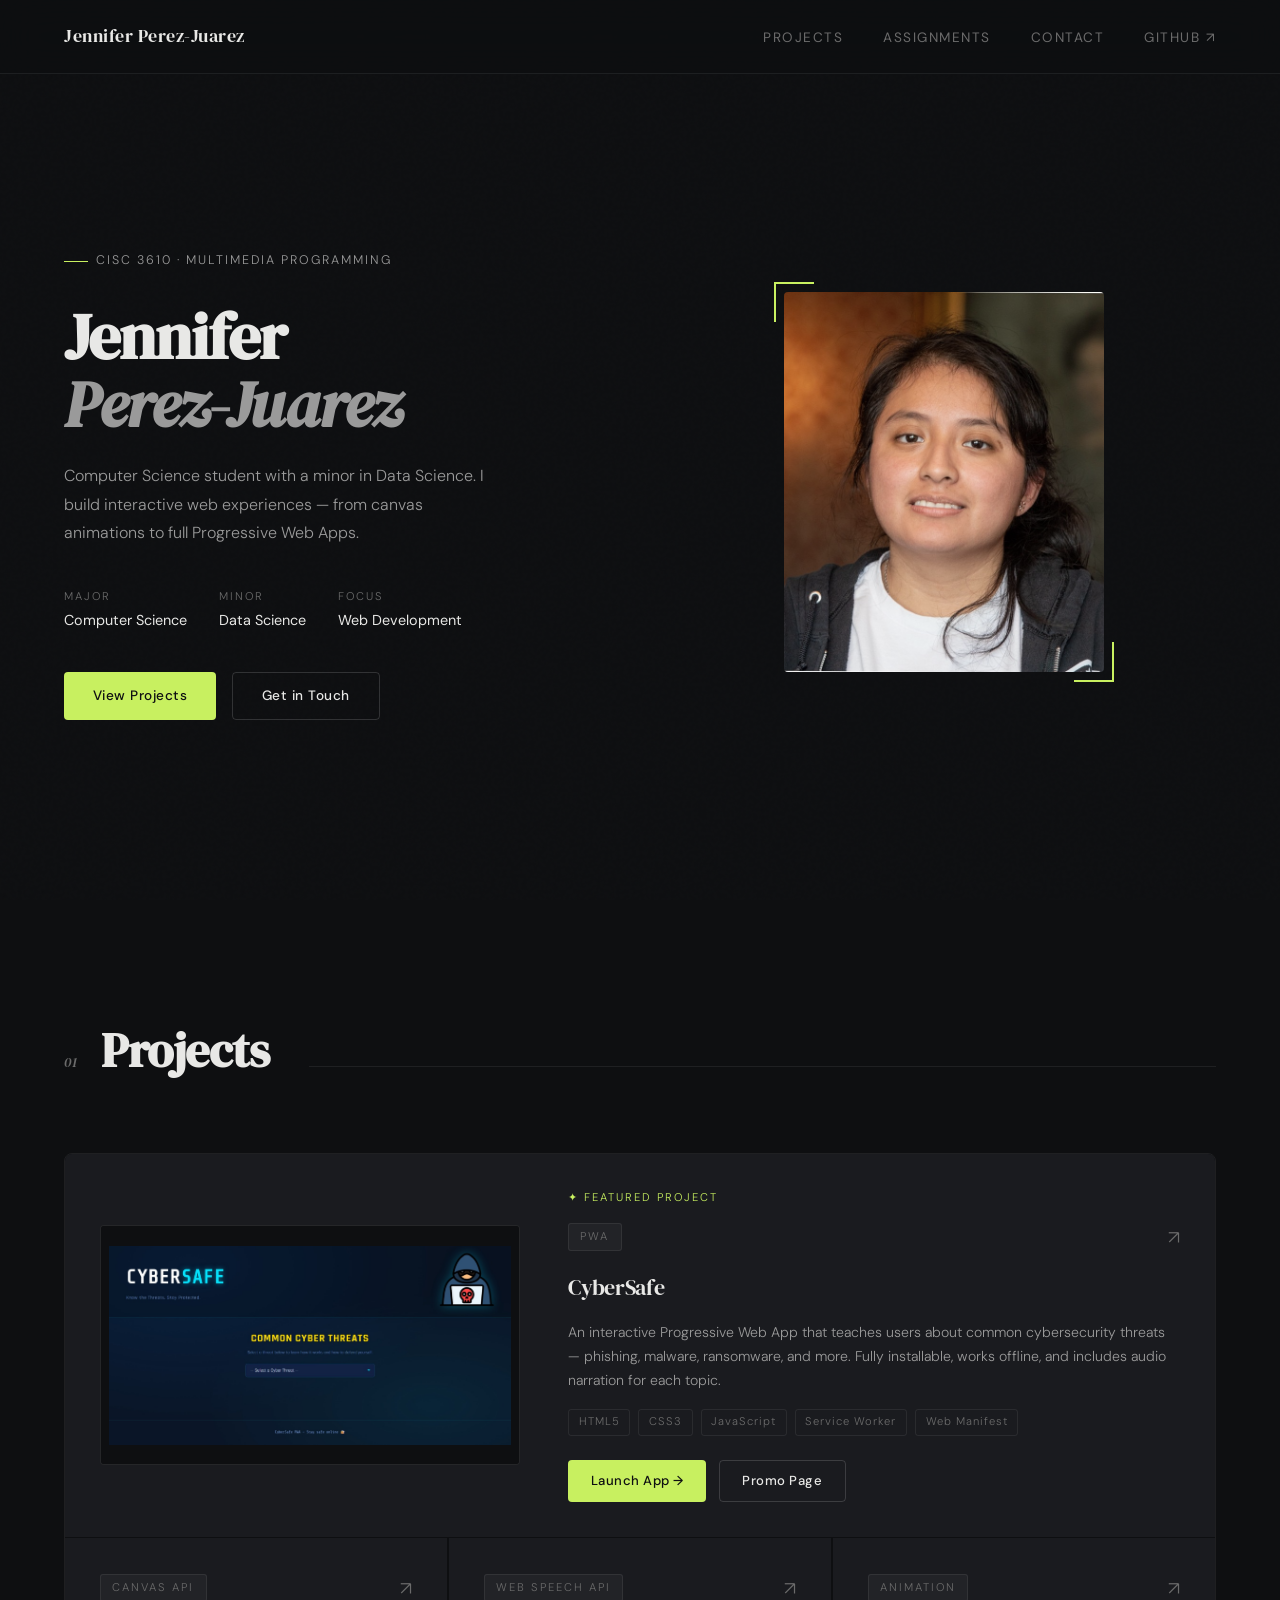
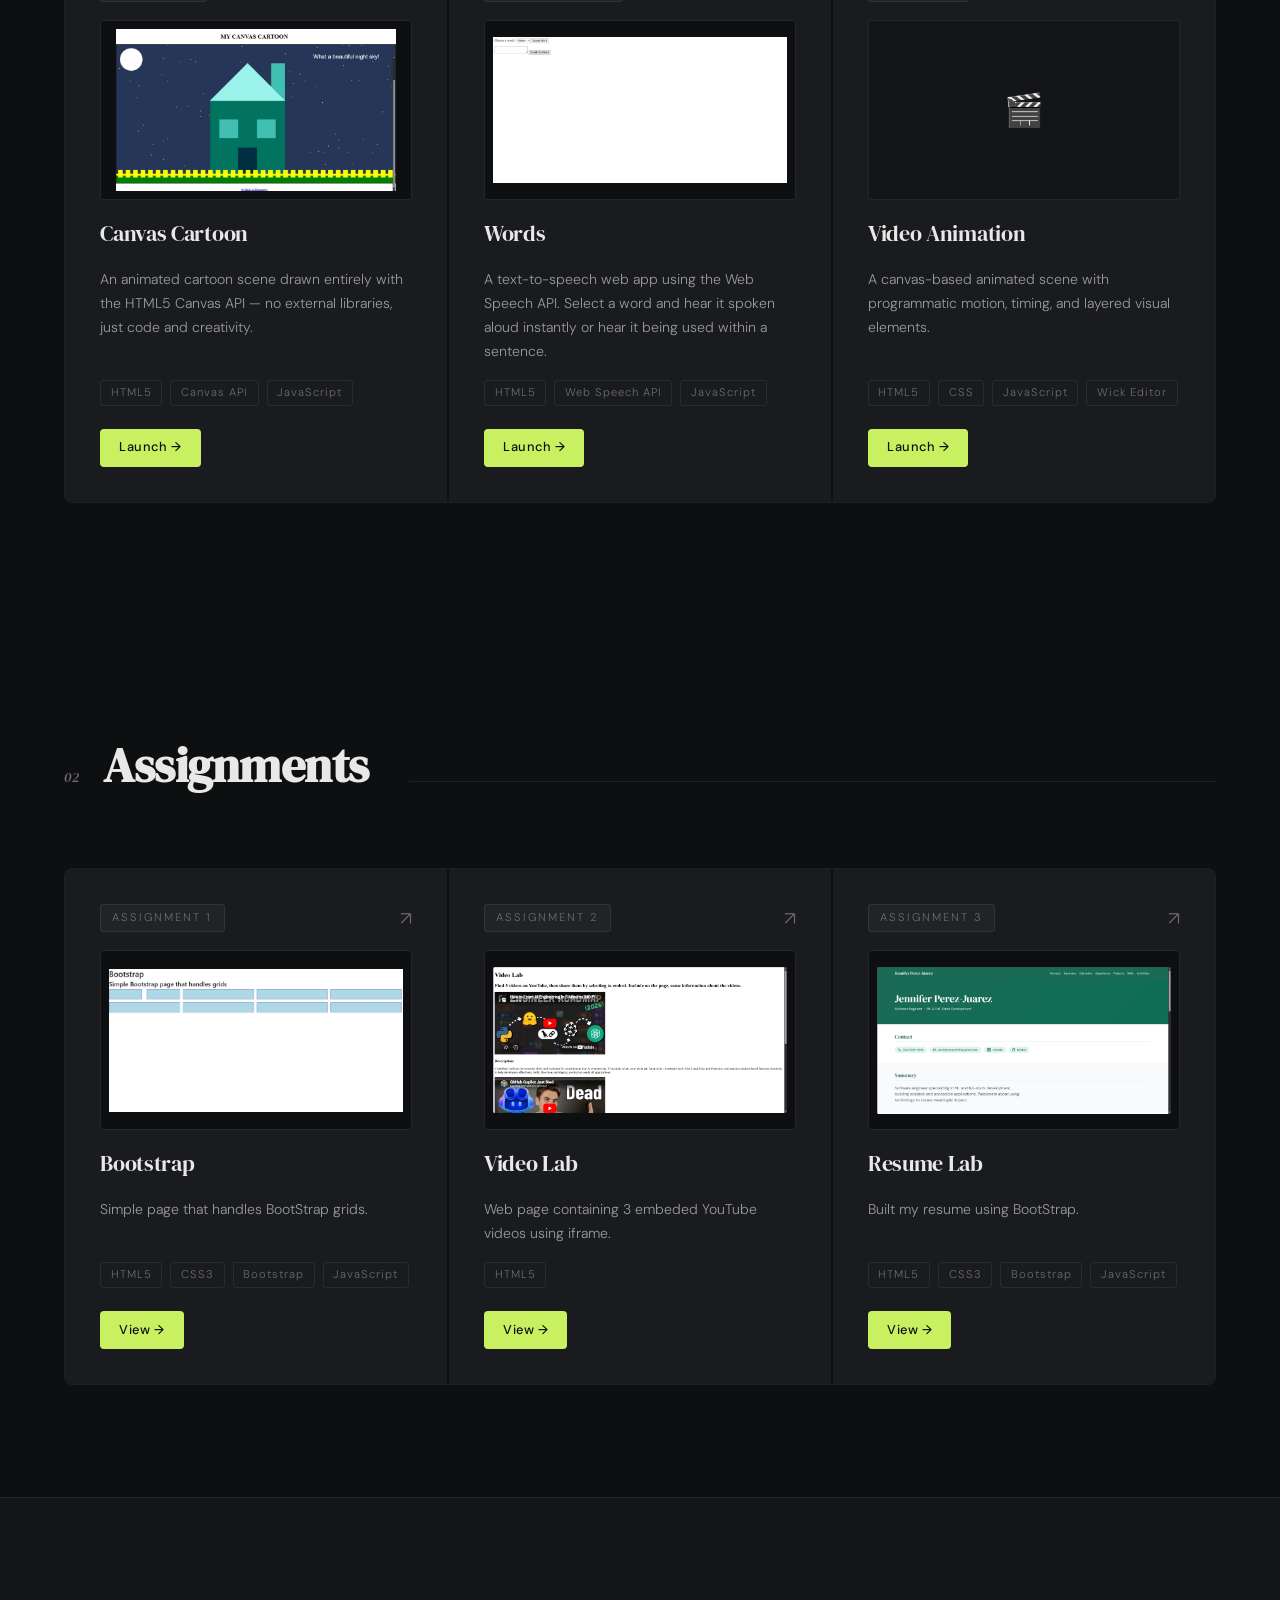
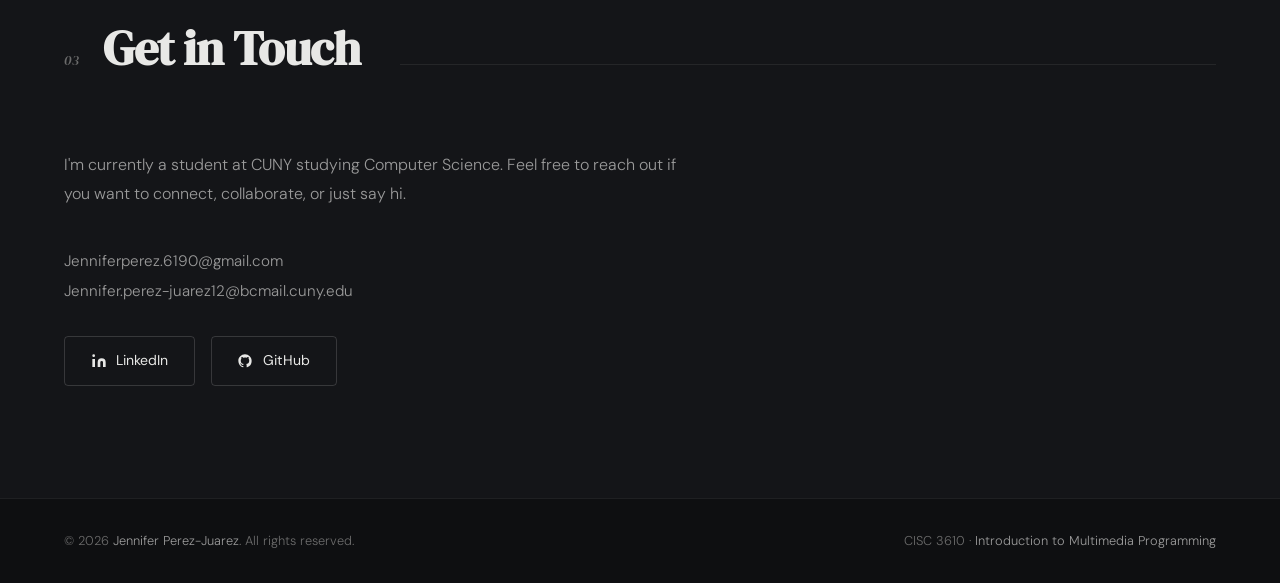
<file: index.html>
<!doctype html>
<html lang="en">
  <head>
    <meta charset="UTF-8" />
    <meta name="viewport" content="width=device-width, initial-scale=1.0" />
    <title>Jennifer Perez-Juarez — Portfolio</title>
    <link
      href="https://fonts.googleapis.com/css2?family=DM+Serif+Display:ital@0;1&family=DM+Sans:wght@300;400;500&display=swap"
      rel="stylesheet"
    />
    <link rel="stylesheet" href="index.css" />
  </head>
  <body>
    <!-- NAV -->
    <nav>
      <a href="#" class="nav-name">Jennifer Perez-Juarez</a>
      <ul class="nav-links">
        <li><a href="#projects">Projects</a></li>
        <li><a href="#assignments">Assignments</a></li>
        <li><a href="#contact">Contact</a></li>
        <li>
          <a href="https://github.com/Jenpj234" target="_blank">GitHub ↗</a>
        </li>
      </ul>
    </nav>

    <!-- HERO -->
    <section class="hero">
      <div class="hero-left">
        <div class="hero-tag">CISC 3610 · Multimedia Programming</div>
        <h1>Jennifer<br /><em>Perez-Juarez</em></h1>
        <p class="hero-bio">
          Computer Science student with a minor in Data Science. I build
          interactive web experiences — from canvas animations to full
          Progressive Web Apps.
        </p>
        <div class="hero-meta">
          <div class="meta-item">
            <span class="meta-label">Major</span>
            <span class="meta-value">Computer Science</span>
          </div>
          <div class="meta-item">
            <span class="meta-label">Minor</span>
            <span class="meta-value">Data Science</span>
          </div>
          <div class="meta-item">
            <span class="meta-label">Focus</span>
            <span class="meta-value">Web Development</span>
          </div>
        </div>
        <div class="hero-cta">
          <a href="#projects" class="btn btn-filled">View Projects</a>
          <a href="#contact" class="btn btn-outline">Get in Touch</a>
        </div>
      </div>

      <div class="hero-right">
        <div class="photo-frame">
          <!-- 📸 Replace src with your actual photo path -->
          <img
            src="images/jennifer.jpg"
            alt="Jennifer Perez-Juarez"
            onerror="
              this.style.display = 'none';
              this.parentElement.style.background = '#1a1b1f';
              this.parentElement.style.display = 'flex';
              this.parentElement.style.alignItems = 'center';
              this.parentElement.style.justifyContent = 'center';
            "
          />
        </div>
      </div>
    </section>

    <!-- PROJECTS -->
    <section class="projects-section" id="projects">
      <div class="section-header">
        <span class="section-num">01</span>
        <h2 class="section-title">Projects</h2>
        <div class="section-line"></div>
      </div>

      <div class="projects-grid">
        <!-- FEATURED: CyberSafe PWA -->
        <div class="project-card featured">
          <div class="project-preview">
            <!-- 📸 Replace with screenshot of CyberSafe -->
            <img
              src="CyberSafe/images/screenshots/hero.jpeg"
              alt="CyberSafe PWA"
              onerror="
                this.style.display = 'none';
                this.parentElement.innerHTML =
                  '<div class=\'preview-placeholder\'>🔐</div>';
              "
            />
          </div>
          <div class="project-content">
            <span class="featured-label">✦ Featured Project</span>
            <div class="project-top">
              <span class="project-tag">PWA</span>
              <span class="project-arrow">↗</span>
            </div>
            <div class="project-name">CyberSafe</div>
            <p class="project-desc">
              An interactive Progressive Web App that teaches users about common
              cybersecurity threats — phishing, malware, ransomware, and more.
              Fully installable, works offline, and includes audio narration for
              each topic.
            </p>
            <div class="project-stack">
              <span class="stack-tag">HTML5</span>
              <span class="stack-tag">CSS3</span>
              <span class="stack-tag">JavaScript</span>
              <span class="stack-tag">Service Worker</span>
              <span class="stack-tag">Web Manifest</span>
            </div>
            <div style="display: flex; gap: 0.8rem; margin-top: 0.5rem">
              <a
                href="CyberSafe/cyberSafe.html"
                target="_blank"
                class="btn btn-filled"
                style="padding: 0.6rem 1.4rem; font-size: 0.82rem"
                >Launch App →</a
              >
              <a
                href="CyberSafe/promo.html"
                target="_blank"
                class="btn btn-outline"
                style="padding: 0.6rem 1.4rem; font-size: 0.82rem"
                >Promo Page</a
              >
            </div>
          </div>
        </div>

        <!-- Cartoon -->
        <div class="project-card">
          <div class="project-top">
            <span class="project-tag">Canvas API</span>
            <span class="project-arrow">↗</span>
          </div>
          <div class="project-preview">
            <!-- 📸 Replace with screenshot -->
            <img
              src="images/screenshots/cartoon-preview.jpeg"
              alt="Canvas Cartoon"
              onerror="
                this.style.display = 'none';
                this.parentElement.innerHTML =
                  '<div class=\'preview-placeholder\'>🎨</div>';
              "
            />
          </div>
          <div class="project-name">Canvas Cartoon</div>
          <p class="project-desc">
            An animated cartoon scene drawn entirely with the HTML5 Canvas API —
            no external libraries, just code and creativity.
          </p>
          <div class="project-stack">
            <span class="stack-tag">HTML5</span>
            <span class="stack-tag">Canvas API</span>
            <span class="stack-tag">JavaScript</span>
          </div>
          <div class="card-actions">
            <!-- 🔗 Replace href with your actual cartoon project file -->
            <a
              href="Projects/Cartoons/cartoon.html"
              target="_blank"
              class="btn btn-filled"
              >Launch →</a
            >
          </div>
        </div>

        <!-- Words -->
        <div class="project-card">
          <div class="project-top">
            <span class="project-tag">Web Speech API</span>
            <span class="project-arrow">↗</span>
          </div>
          <div class="project-preview">
            <!-- 📸 Replace with screenshot -->
            <img
              src="images/screenshots/words-preview.jpeg"
              alt="Canvas Cartoon"
              onerror="
                this.style.display = 'none';
                this.parentElement.innerHTML =
                  '<div class=\'preview-placeholder\'>🎨</div>';
              "
            />
          </div>
          <div class="project-name">Words</div>
          <p class="project-desc">
            A text-to-speech web app using the Web Speech API. Select a word and hear it spoken aloud instantly or hear it being used within a sentence.
          </p>
          <div class="project-stack">
            <span class="stack-tag">HTML5</span>
            <span class="stack-tag">Web Speech API</span>
            <span class="stack-tag">JavaScript</span>
          </div>
          <div class="card-actions">
            <!-- 🔗 Replace href with your actual words project file -->
            <a
              href="Projects/Words/dictionary.html"
              target="_blank"
              class="btn btn-filled"
              >Launch →</a
            >
          </div>
        </div>

        <!-- Video Animation -->
        <div class="project-card">
          <div class="project-top">
            <span class="project-tag">Animation</span>
            <span class="project-arrow">↗</span>
          </div>
          <div class="project-preview">
            <!-- Auto-plays silently as a preview in the card -->
            <video
              src="Projects/Video-Animation/animation.mp4"
              muted
              autoplay
              loop
              playsinline
              style="
                width: 100%;
                height: 100%;
                object-fit: contain;
                background: var(--bg);
              "
              onerror="
                this.style.display = 'none';
                this.parentElement.innerHTML =
                  '<div class=\'preview-placeholder\'>🎬</div>';
              "
            ></video>
          </div>
          <div class="project-name">Video Animation</div>
          <p class="project-desc">
            A canvas-based animated scene with programmatic motion, timing, and
            layered visual elements.
          </p>
          <div class="project-stack">
            <span class="stack-tag">HTML5</span>
            <span class="stack-tag">CSS</span>
            <span class="stack-tag">JavaScript</span>
            <span class="stack-tag">Wick Editor</span>
          </div>
          <div class="card-actions">
            <!-- Links directly to the MP4 — browser plays it natively -->
            <a
              href="Projects/Video-Animation/animation.html"
              target="_blank"
              class="btn btn-filled"
              >Launch →</a
            >
          </div>
        </div>

        <!-- Placeholder for future project -->
      </div>
    </section>

    <!-- ASSIGNMENTS -->
    <section id="assignments" style="padding: 7rem 4rem">
      <div class="section-header">
        <span class="section-num">02</span>
        <h2 class="section-title">Assignments</h2>
        <div class="section-line"></div>
      </div>
      <div
        style="
          display: grid;
          grid-template-columns: repeat(3, 1fr);
          gap: 1.5px;
          border: 1.5px solid var(--border);
          border-radius: 8px;
          overflow: hidden;
        "
      >
        <!-- Assignment 1 — replace with your actual assignments -->
        <div class="project-card">
          <div class="project-top">
            <span class="project-tag">Assignment 1</span>
            <span class="project-arrow">↗</span>
          </div>
          <div class="project-preview">
            <div class="preview-placeholder">
              <img src="images/screenshots/bootstrap.jpeg" alt="" />
            </div>
          </div>
          <div class="project-name">Bootstrap</div>
          <p class="project-desc">Simple page that handles BootStrap grids.</p>
          <div class="project-stack">
            <span class="stack-tag">HTML5</span>
            <span class="stack-tag">CSS3</span>
            <span class="stack-tag">Bootstrap</span>
            <span class="stack-tag">JavaScript</span>
          </div>
          <div class="card-actions">
            <a
              href="Assignments/bootstrap.html"
              target="_blank"
              class="btn btn-filled"
              >View →</a
            >
          </div>
        </div>

        <!-- Assignment 2 -->
        <div class="project-card">
          <div class="project-top">
            <span class="project-tag">Assignment 2</span>
            <span class="project-arrow">↗</span>
          </div>
          <div class="project-preview">
            <div class="preview-placeholder">
              <img src="images/screenshots/videoLab.png" alt="" />
            </div>
          </div>
          <div class="project-name">Video Lab</div>
          <p class="project-desc">
            Web page containing 3 embeded YouTube videos using iframe.
          </p>
          <div class="project-stack">
            <span class="stack-tag">HTML5</span>
          </div>
          <div class="card-actions">
            <a
              href="Assignments/videoLab.html"
              target="_blank"
              class="btn btn-filled"
              >View →</a
            >
          </div>
        </div>

        <!-- Assignment 3 -->
        <div class="project-card">
          <div class="project-top">
            <span class="project-tag">Assignment 3</span>
            <span class="project-arrow">↗</span>
          </div>
          <div class="project-preview">
            <div class="preview-placeholder">
              <img src="images/screenshots/resumeLab.png" alt="" />
            </div>
          </div>
          <div class="project-name">Resume Lab</div>
          <p class="project-desc">Built my resume using BootStrap.</p>
          <div class="project-stack">
            <span class="stack-tag">HTML5</span>
            <span class="stack-tag">CSS3</span>
            <span class="stack-tag">Bootstrap</span>
            <span class="stack-tag">JavaScript</span>
          </div>
          <div class="card-actions">
            <a
              href="Assignments/resumeLab.html"
              target="_blank"
              class="btn btn-filled"
              >View →</a
            >
          </div>
        </div>
      </div>
    </section>

    <!-- CONTACT -->
    <section class="contact-section" id="contact">
      <div class="section-header">
        <span class="section-num">03</span>
        <h2 class="section-title">Get in Touch</h2>
        <div class="section-line"></div>
      </div>
      <div class="contact-inner">
        <p>
          I'm currently a student at CUNY studying Computer Science. Feel free
          to reach out if you want to connect, collaborate, or just say hi.
        </p>
        <div class="email-block">
          <a href="mailto:Jenniferperez.6190@gmail.com"
            >Jenniferperez.6190@gmail.com</a
          >
          <a href="mailto:Jennifer.perez-juarez12@bcmail.cuny.edu"
            >Jennifer.perez-juarez12@bcmail.cuny.edu</a
          >
        </div>
        <div class="contact-links">
          <a
            href="http://www.linkedin.com/in/jennifer-perez-juarez"
            target="_blank"
            class="contact-link"
          >
            <svg width="16" height="16" viewBox="0 0 24 24" fill="currentColor">
              <path
                d="M16 8a6 6 0 016 6v7h-4v-7a2 2 0 00-2-2 2 2 0 00-2 2v7h-4v-7a6 6 0 016-6zM2 9h4v12H2z"
              />
              <circle cx="4" cy="4" r="2" />
            </svg>
            LinkedIn
          </a>
          <a
            href="https://github.com/Jenpj234"
            target="_blank"
            class="contact-link"
          >
            <svg width="16" height="16" viewBox="0 0 24 24" fill="currentColor">
              <path
                d="M12 2C6.477 2 2 6.484 2 12.017c0 4.425 2.865 8.18 6.839 9.504.5.092.682-.217.682-.483 0-.237-.008-.868-.013-1.703-2.782.605-3.369-1.343-3.369-1.343-.454-1.158-1.11-1.466-1.11-1.466-.908-.62.069-.608.069-.608 1.003.07 1.531 1.032 1.531 1.032.892 1.53 2.341 1.088 2.91.832.092-.647.35-1.088.636-1.338-2.22-.253-4.555-1.113-4.555-4.951 0-1.093.39-1.988 1.029-2.688-.103-.253-.446-1.272.098-2.65 0 0 .84-.27 2.75 1.026A9.564 9.564 0 0112 6.844c.85.004 1.705.115 2.504.337 1.909-1.296 2.747-1.027 2.747-1.027.546 1.379.202 2.398.1 2.651.64.7 1.028 1.595 1.028 2.688 0 3.848-2.339 4.695-4.566 4.943.359.309.678.92.678 1.855 0 1.338-.012 2.419-.012 2.747 0 .268.18.58.688.482A10.019 10.019 0 0022 12.017C22 6.484 17.522 2 12 2z"
              />
            </svg>
            GitHub
          </a>
        </div>
      </div>
    </section>

    <!-- FOOTER -->
    <footer>
      <p>© 2026 <span>Jennifer Perez-Juarez</span>. All rights reserved.</p>
      <p>CISC 3610 · <span>Introduction to Multimedia Programming</span></p>
    </footer>
  </body>
</html>
</file>
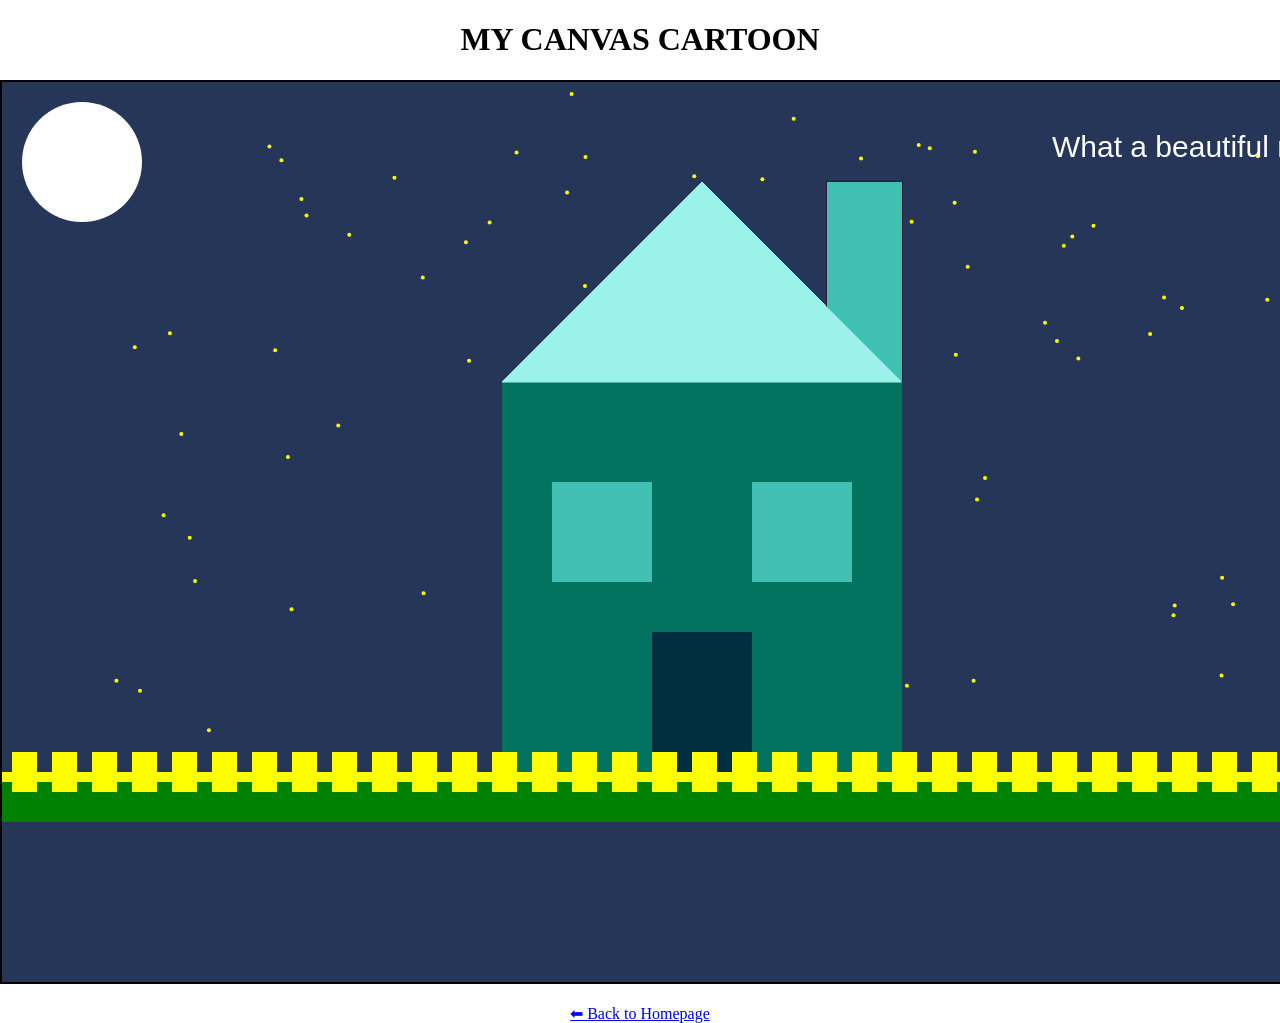
<file: cartoon.html>
<!doctype html>
<html lang="en">
  <head>
    <meta charset="UTF-8" />
    <meta name="viewport" content="width=device-width, initial-scale=1.0" />
    <title>Cartoon</title>
    <style type="text/css">
      canvas {
        display: block;
        margin: auto;
        border: 2px solid black;
        background-color: #253659;
      }

      body {
        margin: 0;
      }

      h1 {
        text-align: center;
      }
    </style>
  </head>
  <body>
    <h1>MY CANVAS CARTOON</h1>
    <canvas></canvas>
    <div style="text-align: center; margin-top: 20px">
      <a href="index.html">⬅ Back to Homepage</a>
    </div>
    <script src="cartoon.js"></script>
  </body>
</html>
</file>
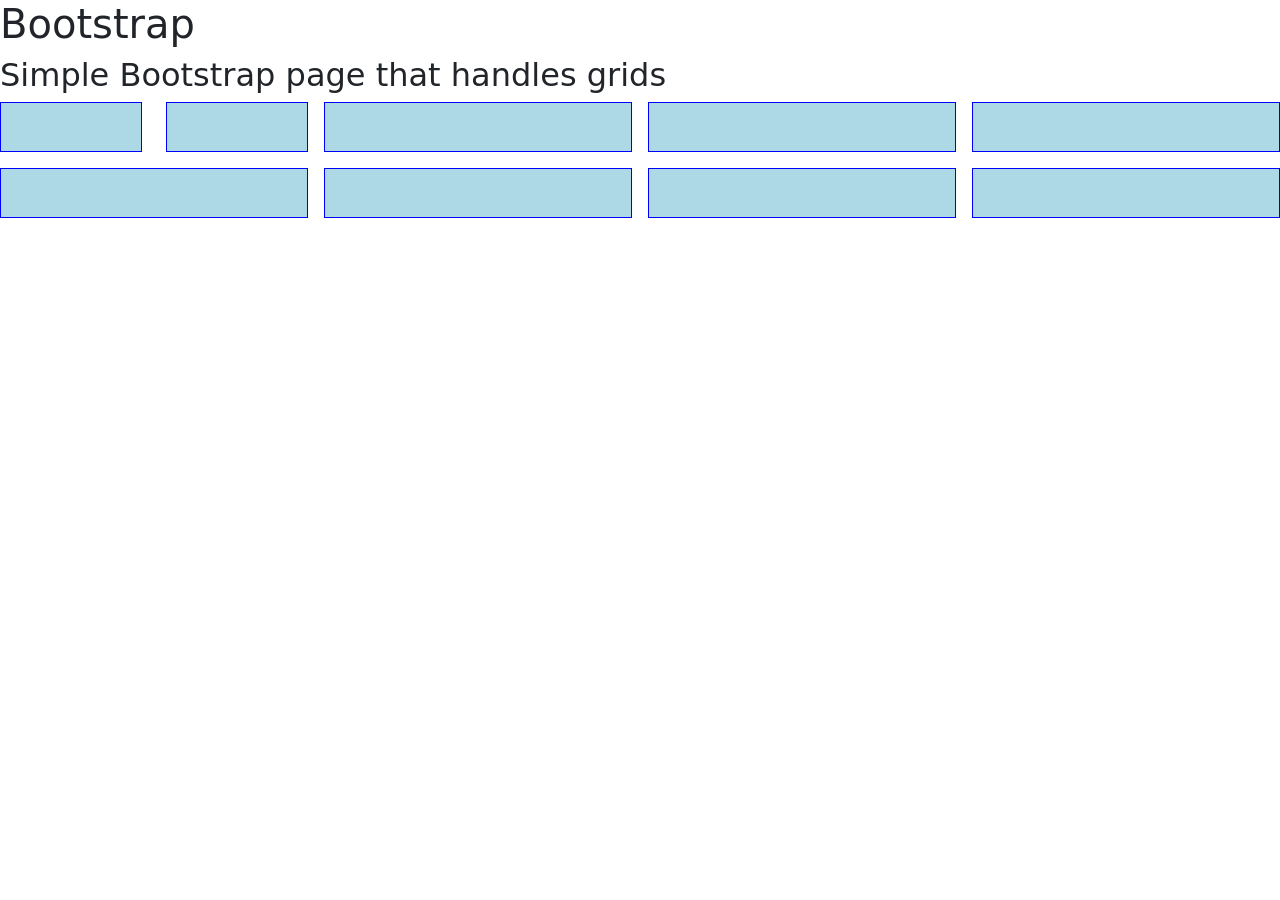
<file: Assignments/bootstrap.html>
<!doctype html>
<html lang="en">
  <head>
    <meta charset="UTF-8" />
    <meta name="viewport" content="width=device-width, initial-scale=1.0" />
    <title>Bootstrap</title>

    <link
      href="https://cdn.jsdelivr.net/npm/bootstrap@5.3.8/dist/css/bootstrap.min.css"
      rel="stylesheet"
      integrity="sha384-sRIl4kxILFvY47J16cr9ZwB07vP4J8+LH7qKQnuqkuIAvNWLzeN8tE5YBujZqJLB"
      crossorigin="anonymous"
    />
    <script
      defer
      src="https://cdn.jsdelivr.net/npm/bootstrap@5.3.8/dist/js/bootstrap.bundle.min.js"
      integrity="sha384-FKyoEForCGlyvwx9Hj09JcYn3nv7wiPVlz7YYwJrWVcXK/BmnVDxM+D2scQbITxI"
      crossorigin="anonymous"
    ></script>

    <style>
      .box {
        background-color: lightblue;
        border: 1px solid blue;
        min-height: 50px;
        font-size: 2rem;
      }
    </style>
  </head>
  <body>
    <h1>Bootstrap</h1>
    <h2>Simple Bootstrap page that handles grids</h2>
    <div class="contaier">
      <div class="row row-cols-2 row-cols-lg-4 g-lg-3 g-2">
        <div class="col">
          <div class="row">
            <div class="col"><div class="box"></div></div>
            <div class="col"><div class="box"></div></div>
          </div>
        </div>
        <div class="col">
          <div class="box"></div>
        </div>
        <div class="col">
          <div class="box"></div>
        </div>
        <div class="col">
          <div class="box"></div>
        </div>
        <div class="col">
          <div class="box"></div>
        </div>
        <div class="col">
          <div class="box"></div>
        </div>
             <div class="col">
        <div class="box"></div>
      </div>
            <div class="col">
        <div class="box"></div>
      </div> 
      </div>
    </div>
  </body>
</html>
</file>
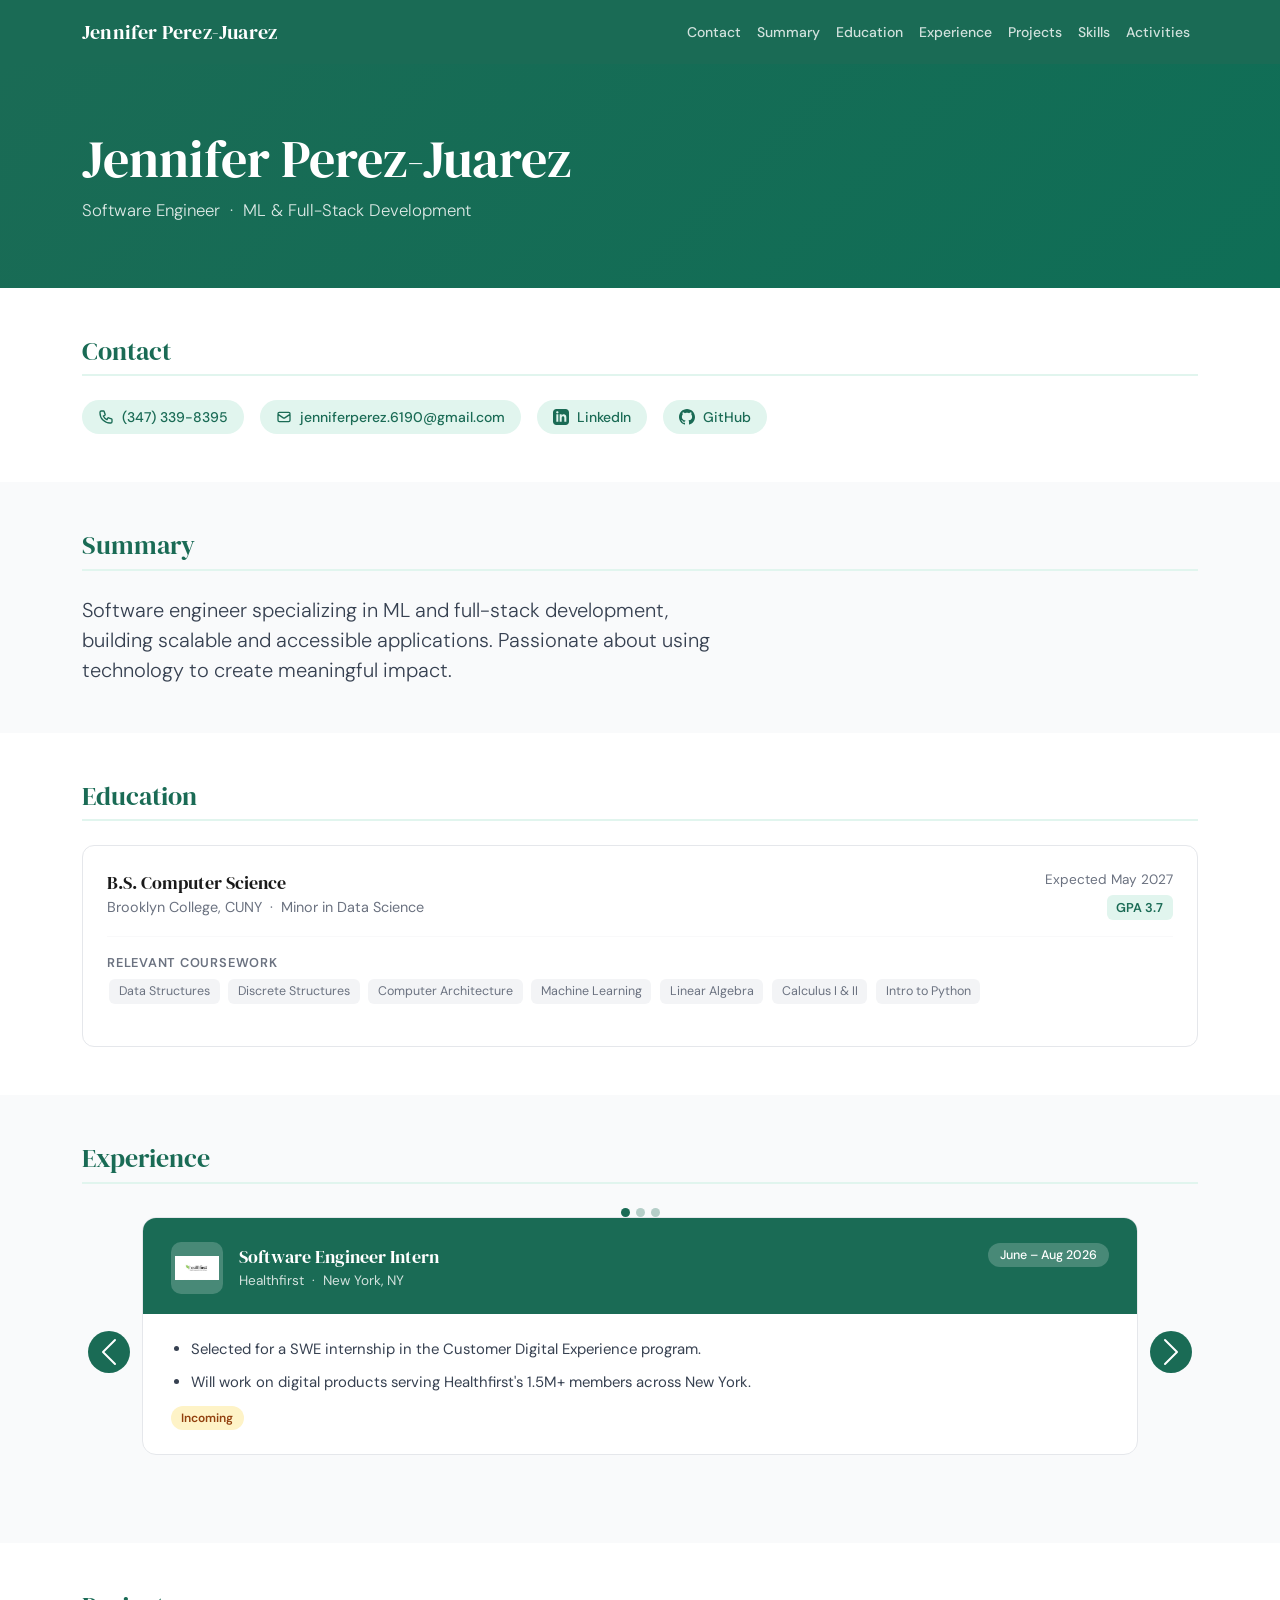
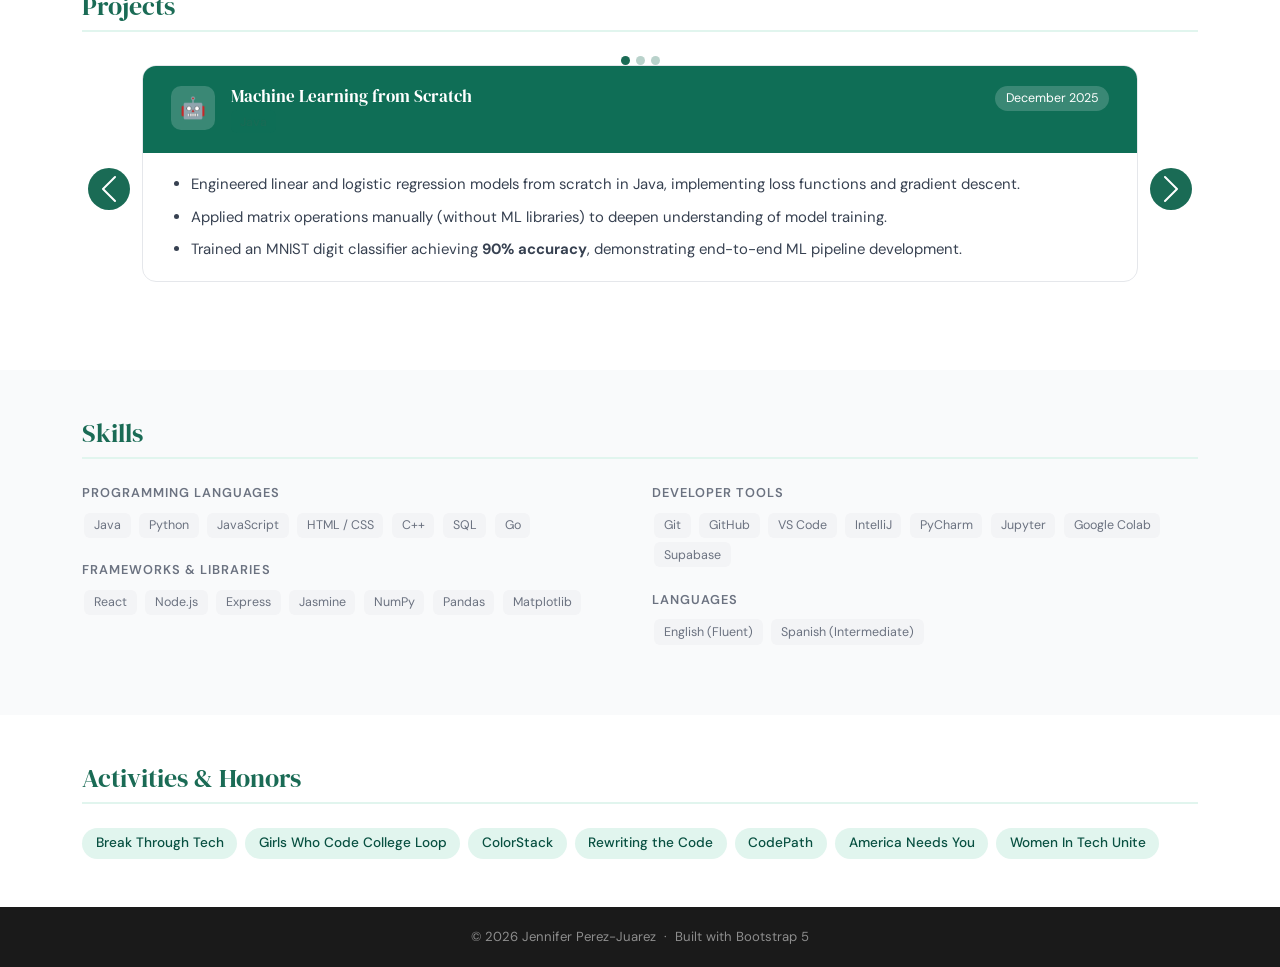
<file: Assignments/resumeLab.html>
<!DOCTYPE html>
<html lang="en">
<head>
  <meta charset="UTF-8">
  <meta name="viewport" content="width=device-width, initial-scale=1.0">
  <title>Jennifer Perez-Juarez — Resume</title>
  <link href="https://cdn.jsdelivr.net/npm/bootstrap@5.3.8/dist/css/bootstrap.min.css" rel="stylesheet" integrity="sha384-sRIl4kxILFvY47J16cr9ZwB07vP4J8+LH7qKQnuqkuIAvNWLzeN8tE5YBujZqJLB" crossorigin="anonymous">
  <link href="https://fonts.googleapis.com/css2?family=DM+Serif+Display&family=DM+Sans:wght@300;400;500;600&display=swap" rel="stylesheet">
<link rel="stylesheet" href="resumeLab.css">
</head>
<body>

<!-- Navbar -->
<nav class="navbar navbar-expand-md">
  <div class="container">
    <a href="#" class="navbar-brand">Jennifer Perez-Juarez</a>
    <button class="navbar-toggler" type="button" data-bs-toggle="collapse" data-bs-target="#navMenu">
      <span class="navbar-toggler-icon"></span>
    </button>
    <div class="collapse navbar-collapse" id="navMenu">
      <ul class="navbar-nav ms-auto">
        <li class="nav-item"><a href="#contact" class="nav-link">Contact</a></li>
        <li class="nav-item"><a href="#summary" class="nav-link">Summary</a></li>
        <li class="nav-item"><a href="#education" class="nav-link">Education</a></li>
        <li class="nav-item"><a href="#experience" class="nav-link">Experience</a></li>
        <li class="nav-item"><a href="#projects" class="nav-link">Projects</a></li>
        <li class="nav-item"><a href="#skills" class="nav-link">Skills</a></li>
        <li class="nav-item"><a href="#activities" class="nav-link">Activities</a></li>
      </ul>
    </div>
  </div>
</nav>

<!-- Hero -->
<div class="hero">
  <div class="container">
    <h1>Jennifer Perez-Juarez</h1>
    <p class="tagline">Software Engineer &nbsp;·&nbsp; ML &amp; Full-Stack Development</p>
  </div>
</div>

<!-- Contact -->
<section id="contact">
  <div class="container">
    <h2 class="section-title">Contact</h2>
    <div class="d-flex flex-wrap gap-3">
      <a href="tel:3473398395" class="contact-pill">
        <svg width="16" height="16" fill="none" viewBox="0 0 24 24" stroke="currentColor" stroke-width="2"><path stroke-linecap="round" stroke-linejoin="round" d="M3 5a2 2 0 012-2h3.28a1 1 0 01.948.684l1.498 4.493a1 1 0 01-.502 1.21l-2.257 1.13a11.042 11.042 0 005.516 5.516l1.13-2.257a1 1 0 011.21-.502l4.493 1.498a1 1 0 01.684.949V19a2 2 0 01-2 2h-1C9.716 21 3 14.284 3 6V5z"/></svg>
        (347) 339-8395
      </a>
      <a href="mailto:jenniferperez.6190@gmail.com" class="contact-pill">
        <svg width="16" height="16" fill="none" viewBox="0 0 24 24" stroke="currentColor" stroke-width="2"><path stroke-linecap="round" stroke-linejoin="round" d="M3 8l7.89 5.26a2 2 0 002.22 0L21 8M5 19h14a2 2 0 002-2V7a2 2 0 00-2-2H5a2 2 0 00-2 2v10a2 2 0 002 2z"/></svg>
        jenniferperez.6190@gmail.com
      </a>
      <a href="http://www.linkedin.com/in/jennifer-perez-juarez" target="_blank" class="contact-pill">
        <svg width="16" height="16" viewBox="0 0 24 24" fill="currentColor"><path d="M19 0h-14c-2.761 0-5 2.239-5 5v14c0 2.761 2.239 5 5 5h14c2.762 0 5-2.239 5-5v-14c0-2.761-2.238-5-5-5zm-11 19h-3v-11h3v11zm-1.5-12.268c-.966 0-1.75-.79-1.75-1.764s.784-1.764 1.75-1.764 1.75.79 1.75 1.764-.783 1.764-1.75 1.764zm13.5 12.268h-3v-5.604c0-3.368-4-3.113-4 0v5.604h-3v-11h3v1.765c1.396-2.586 7-2.777 7 2.476v6.759z"/></svg>
        LinkedIn
      </a>
      <a href="https://github.com/Jenpj234" target="_blank" class="contact-pill">
        <svg width="16" height="16" viewBox="0 0 24 24" fill="currentColor"><path d="M12 0c-6.626 0-12 5.373-12 12 0 5.302 3.438 9.8 8.207 11.387.599.111.793-.261.793-.577v-2.234c-3.338.726-4.033-1.416-4.033-1.416-.546-1.387-1.333-1.756-1.333-1.756-1.089-.745.083-.729.083-.729 1.205.084 1.839 1.237 1.839 1.237 1.07 1.834 2.807 1.304 3.492.997.107-.775.418-1.305.762-1.604-2.665-.305-5.467-1.334-5.467-5.931 0-1.311.469-2.381 1.236-3.221-.124-.303-.535-1.524.117-3.176 0 0 1.008-.322 3.301 1.23.957-.266 1.983-.399 3.003-.404 1.02.005 2.047.138 3.006.404 2.291-1.552 3.297-1.23 3.297-1.23.653 1.653.242 2.874.118 3.176.77.84 1.235 1.911 1.235 3.221 0 4.609-2.807 5.624-5.479 5.921.43.372.823 1.102.823 2.222v3.293c0 .319.192.694.801.576 4.765-1.589 8.199-6.086 8.199-11.386 0-6.627-5.373-12-12-12z"/></svg>
        GitHub
      </a>
    </div>
  </div>
</section>

<!-- Summary -->
<section id="summary">
  <div class="container">
    <h2 class="section-title">Summary</h2>
    <p class="lead mb-0" style="max-width:640px; color:#374151;">Software engineer specializing in ML and full-stack development, building scalable and accessible applications. Passionate about using technology to create meaningful impact.</p>
  </div>
</section>

<!-- Education -->
<section id="education">
  <div class="container">
    <h2 class="section-title">Education</h2>
    <div class="edu-card">
      <div class="d-flex flex-wrap justify-content-between align-items-start gap-2 mb-2">
        <div>
          <p class="degree mb-0">B.S. Computer Science</p>
          <p class="mb-0" style="color:var(--text-muted); font-size:0.9rem;">Brooklyn College, CUNY &nbsp;·&nbsp; Minor in Data Science</p>
        </div>
        <div class="text-end">
          <p class="mb-1" style="font-size:0.85rem; color:var(--text-muted);">Expected May 2027</p>
          <span class="gpa-badge">GPA 3.7</span>
        </div>
      </div>
      <hr style="margin:1rem 0;">
      <p class="mb-1" style="font-size:0.8rem; font-weight:600; text-transform:uppercase; letter-spacing:0.06em; color:var(--text-muted);">Relevant Coursework</p>
      <div class="mb-3">
        <span class="tag">Data Structures</span>
        <span class="tag">Discrete Structures</span>
        <span class="tag">Computer Architecture</span>
        <span class="tag">Machine Learning</span>
        <span class="tag">Linear Algebra</span>
        <span class="tag">Calculus I &amp; II</span>
        <span class="tag">Intro to Python</span>
      </div>
    </div>
  </div>
</section>

<!-- Experience -->
<section id="experience">
  <div class="container">
    <h2 class="section-title">Experience</h2>
    <div class="carousel-wrapper">
      <div id="exp-carousel" class="carousel slide" data-bs-ride="false">

        <!-- Indicators -->
        <div class="carousel-indicators" style="position:relative; bottom:0; margin-top:1.5rem; margin-bottom:0;">
          <button type="button" data-bs-target="#exp-carousel" data-bs-slide-to="0" class="active"></button>
          <button type="button" data-bs-target="#exp-carousel" data-bs-slide-to="1"></button>
          <button type="button" data-bs-target="#exp-carousel" data-bs-slide-to="2"></button>
        </div>

        <!-- Slides -->
        <div class="carousel-inner" style="padding-bottom:2.5rem;">

          <!-- Healthfirst -->
          <div class="carousel-item active">
            <div class="exp-card">
              <div class="exp-card-header">
                <div class="company-logo"><img src="images/healthfirst-logo.jpg" alt="HealthFirst Logo"></div>
                <div>
                  <p class="role">Software Engineer Intern</p>
                  <p class="company-line">Healthfirst &nbsp;·&nbsp; New York, NY</p>
                </div>
                <div class="exp-badge">
                  <span>June – Aug 2026</span>
                </div>
              </div>
              <div class="exp-card-body">
                <ul>
                  <li>Selected for a SWE internship in the Customer Digital Experience program.</li>
                  <li>Will work on digital products serving Healthfirst's 1.5M+ members across New York.</li>
                </ul>
                <span class="status-pill status-incoming">Incoming</span>
              </div>
            </div>
          </div>

          <!-- Break Through Tech -->
          <div class="carousel-item">
            <div class="exp-card">
              <div class="exp-card-header">
                <div class="company-logo"><img src="images/Break-Through-Tech-logo.png" alt="Break Through Tech Logo"></div>
                <div>
                  <p class="role">AI Fellow</p>
                  <p class="company-line">Break Through Tech &nbsp;·&nbsp; Remote</p>
                </div>
                <div class="exp-badge">
                  <span>May 2026 – Apr 2027</span>
                </div>
              </div>
              <div class="exp-card-body">
                <ul>
                  <li>Selected from 4,000+ applicants for a competitive AI/ML fellowship focused on applied machine learning.</li>
                  <li>Will complete industry-sponsored ML projects and receive mentorship from professionals at leading tech companies.</li>
                </ul>
                <span class="status-pill status-incoming">Incoming</span>
              </div>
            </div>
          </div>

          <!-- Bitly -->
          <div class="carousel-item">
            <div class="exp-card">
              <div class="exp-card-header">
                <div class="company-logo"><img src="images/bitly-logo.jpg" alt="Bitly Logo"></div>
                <div>
                  <p class="role">Software Engineer Intern</p>
                  <p class="company-line">Bitly &nbsp;·&nbsp; Remote</p>
                </div>
                <div class="exp-badge">
                  <span>January 2025</span>
                </div>
              </div>
              <div class="exp-card-body">
                <ul>
                  <li>Built reusable React components to standardize UI across an internal event-management platform.</li>
                  <li>Collaborated in agile sprints with 4 interns and 3 engineers, contributing to pull requests and code reviews.</li>
                  <li>Presented features in a live product demo to 30+ stakeholders, explaining architecture and functionality.</li>
                </ul>
                <span class="status-pill status-completed">Completed</span>
              </div>
            </div>
          </div>

        </div>

        <!-- Controls -->
        <button class="carousel-control-prev" type="button" data-bs-target="#exp-carousel" data-bs-slide="prev">
          <span class="carousel-control-prev-icon"></span>
          <span class="visually-hidden">Previous</span>
        </button>
        <button class="carousel-control-next" type="button" data-bs-target="#exp-carousel" data-bs-slide="next">
          <span class="carousel-control-next-icon"></span>
          <span class="visually-hidden">Next</span>
        </button>

      </div>
    </div>
  </div>
</section>

<!-- Projects -->
<section id="projects">
  <div class="container">
    <h2 class="section-title">Projects</h2>
    <div class="carousel-wrapper">
      <div id="proj-carousel" class="carousel slide" data-bs-ride="false">

        <!-- Indicators -->
        <div class="carousel-indicators" style="position:relative; bottom:0; margin-top:1.5rem; margin-bottom:0;">
          <button type="button" data-bs-target="#proj-carousel" data-bs-slide-to="0" class="active"></button>
          <button type="button" data-bs-target="#proj-carousel" data-bs-slide-to="1"></button>
          <button type="button" data-bs-target="#proj-carousel" data-bs-slide-to="2"></button>
        </div>

        <!-- Slides -->
        <div class="carousel-inner" style="padding-bottom:2.5rem;">

          <!-- ML from Scratch -->
          <div class="carousel-item active">
            <div class="proj-card">
              <div class="proj-card-header">
                <div style="display:flex; align-items:flex-start; gap:1rem; flex:1; min-width:0;">
                  <div class="proj-icon">&#129302;</div>
                  <div>
                    <p class="proj-title">Machine Learning from Scratch</p>
                    <p class="proj-meta"><span class="lang-tag">Java</span></p>
                  </div>
                </div>
                <span class="proj-date">December 2025</span>
              </div>
              <div class="proj-card-body">
                <ul>
                  <li>Engineered linear and logistic regression models from scratch in Java, implementing loss functions and gradient descent.</li>
                  <li>Applied matrix operations manually (without ML libraries) to deepen understanding of model training.</li>
                  <li>Trained an MNIST digit classifier achieving <strong>90% accuracy</strong>, demonstrating end-to-end ML pipeline development.</li>
                </ul>
              </div>
            </div>
          </div>

          <!-- Sales Analysis -->
          <div class="carousel-item">
            <div class="proj-card">
              <div class="proj-card-header">
                <div style="display:flex; align-items:flex-start; gap:1rem; flex:1; min-width:0;">
                  <div class="proj-icon">&#128200;</div>
                  <div>
                    <p class="proj-title">Sales Analysis</p>
                    <p class="proj-meta"><span class="lang-tag">Python</span><span class="lang-tag">Pandas</span><span class="lang-tag">Matplotlib</span></p>
                  </div>
                </div>
                <span class="proj-date">May 2025</span>
              </div>
              <div class="proj-card-body">
                <ul>
                  <li>Cleaned and analyzed <strong>10,000+ sales records</strong> using Pandas and Matplotlib to identify key purchasing patterns.</li>
                  <li>Visualized performance metrics and correlations through data plots for clearer business insights.</li>
                  <li>Leveraged exploratory data analysis and customer segmentation to propose data-informed strategies.</li>
                </ul>
              </div>
            </div>
          </div>

          <!-- Minesweeper -->
          <div class="carousel-item">
            <div class="proj-card">
              <div class="proj-card-header">
                <div style="display:flex; align-items:flex-start; gap:1rem; flex:1; min-width:0;">
                  <div class="proj-icon">&#128165;</div>
                  <div>
                    <p class="proj-title">Minesweeper</p>
                    <p class="proj-meta"><span class="lang-tag">Java</span></p>
                  </div>
                </div>
                <span class="proj-date">May 2025</span>
              </div>
              <div class="proj-card-body">
                <ul>
                  <li>Implemented a command-line Minesweeper game using 2-D arrays and HashMap to store and update cell states.</li>
                  <li>Designed recursive logic for automatic cell expansion and bomb detection, ensuring efficient gameplay.</li>
                  <li>Engineered OOP principles for modular design and maintainable game architecture.</li>
                </ul>
              </div>
            </div>
          </div>

        </div>

        <!-- Controls -->
        <button class="carousel-control-prev" type="button" data-bs-target="#proj-carousel" data-bs-slide="prev">
          <span class="carousel-control-prev-icon"></span>
          <span class="visually-hidden">Previous</span>
        </button>
        <button class="carousel-control-next" type="button" data-bs-target="#proj-carousel" data-bs-slide="next">
          <span class="carousel-control-next-icon"></span>
          <span class="visually-hidden">Next</span>
        </button>

      </div>
    </div>
  </div>
</section>

<!-- Skills -->
<section id="skills">
  <div class="container">
    <h2 class="section-title">Skills</h2>
    <div class="row g-4">
      <div class="col-md-6">
        <div class="skill-group">
          <p class="skill-group-label">Programming Languages</p>
          <div>
            <span class="tag">Java</span>
            <span class="tag">Python</span>
            <span class="tag">JavaScript</span>
            <span class="tag">HTML / CSS</span>
            <span class="tag">C++</span>
            <span class="tag">SQL</span>
            <span class="tag">Go</span>
          </div>
        </div>
        <div class="skill-group">
          <p class="skill-group-label">Frameworks &amp; Libraries</p>
          <div>
            <span class="tag">React</span>
            <span class="tag">Node.js</span>
            <span class="tag">Express</span>
            <span class="tag">Jasmine</span>
            <span class="tag">NumPy</span>
            <span class="tag">Pandas</span>
            <span class="tag">Matplotlib</span>
          </div>
        </div>
      </div>
      <div class="col-md-6">
        <div class="skill-group">
          <p class="skill-group-label">Developer Tools</p>
          <div>
            <span class="tag">Git</span>
            <span class="tag">GitHub</span>
            <span class="tag">VS Code</span>
            <span class="tag">IntelliJ</span>
            <span class="tag">PyCharm</span>
            <span class="tag">Jupyter</span>
            <span class="tag">Google Colab</span>
            <span class="tag">Supabase</span>
          </div>
        </div>
        <div class="skill-group">
          <p class="skill-group-label">Languages</p>
          <div>
            <span class="tag">English (Fluent)</span>
            <span class="tag">Spanish (Intermediate)</span>
          </div>
        </div>
      </div>
    </div>
  </div>
</section>

<!-- Activities & Honors -->
<section id="activities">
  <div class="container">
    <h2 class="section-title">Activities &amp; Honors</h2>
    <div class="activity-list">
      <span class="activity-tag">Break Through Tech</span>
      <span class="activity-tag">Girls Who Code College Loop</span>
      <span class="activity-tag">ColorStack</span>
      <span class="activity-tag">Rewriting the Code</span>
      <span class="activity-tag">CodePath</span>
      <span class="activity-tag">America Needs You</span>
      <span class="activity-tag">Women In Tech Unite</span>
    </div>
  </div>
</section>

<footer>
  &copy; 2026 Jennifer Perez-Juarez &nbsp;·&nbsp; Built with Bootstrap 5
</footer>

<script src="https://cdn.jsdelivr.net/npm/bootstrap@5.3.8/dist/js/bootstrap.bundle.min.js" integrity="sha384-FKyoEForCGlyvwx9Hj09JcYn3nv7wiPVlz7YYwJrWVcXK/BmnVDxM+D2scQbITxI" crossorigin="anonymous"></script>
</body>
</html>
</file>
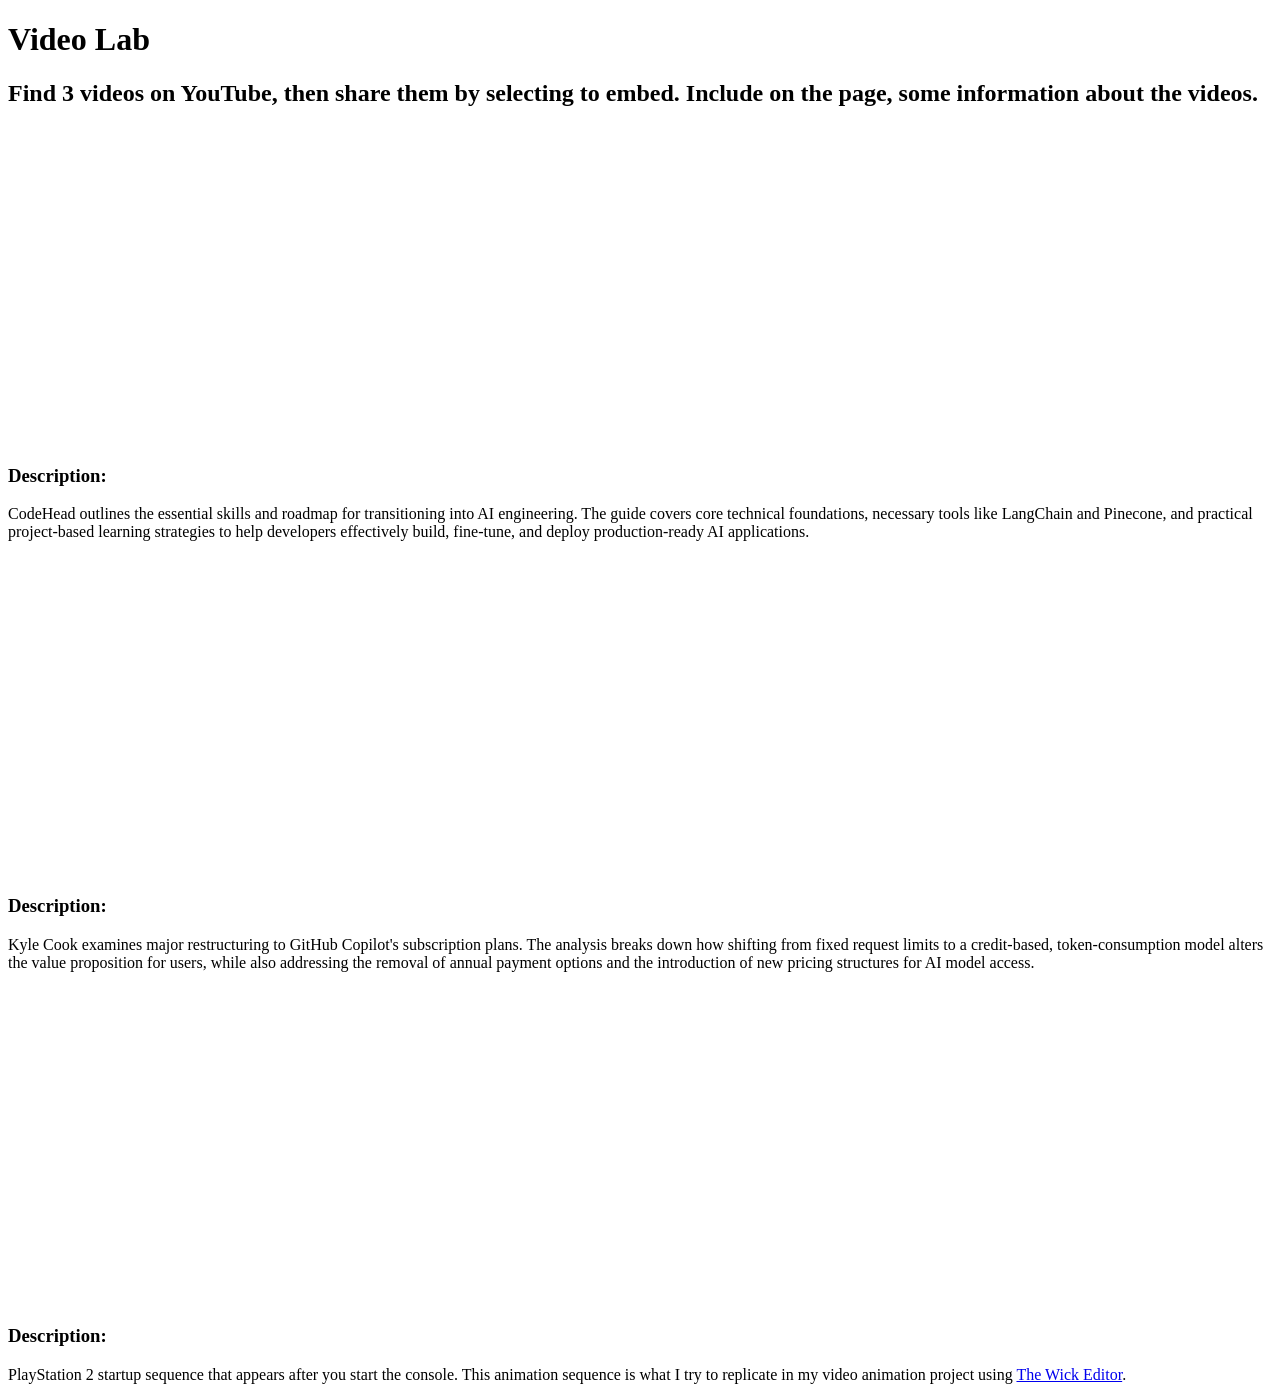
<file: Assignments/videoLab.html>
<!DOCTYPE html>
<html lang="en">
<head>
  <meta charset="UTF-8">
  <meta name="viewport" content="width=device-width, initial-scale=1.0">
  <title>Video Lab</title>
</head>
<body>
  <h1>Video Lab</h1>
  <h2>Find 3 videos on YouTube, then share them by selecting to embed. Include on the page, some information about the videos.</h2>

<iframe width="560" height="315" src="https://www.youtube.com/embed/DtE5KogIj8k?si=AnboFtAgfBVIuvr0" title="YouTube video player" frameborder="0" allow="accelerometer; autoplay; clipboard-write; encrypted-media; gyroscope; picture-in-picture; web-share" referrerpolicy="strict-origin-when-cross-origin" allowfullscreen></iframe>
<h3>Description:</h3>
<p>CodeHead outlines the essential skills and roadmap for transitioning into AI engineering. The guide covers core technical foundations, necessary tools like LangChain and Pinecone, and practical project-based learning strategies to help developers effectively build, fine-tune, and deploy production-ready AI applications.</p>
  
  <iframe width="560" height="315" src="https://www.youtube.com/embed/CST89O0Ecy8?si=a54Sz_i84_8QelOt" title="YouTube video player" frameborder="0" allow="accelerometer; autoplay; clipboard-write; encrypted-media; gyroscope; picture-in-picture; web-share" referrerpolicy="strict-origin-when-cross-origin" allowfullscreen></iframe>
  <h3>Description:</h3>
<p>Kyle Cook examines major restructuring to GitHub Copilot's subscription plans. The analysis breaks down how shifting from fixed request limits to a credit-based, token-consumption model alters the value proposition for users, while also addressing the removal of annual payment options and the introduction of new pricing structures for AI model access.</p>

<iframe width="560" height="315" src="https://www.youtube.com/embed/dcCwDVX_ZtY?si=sqe1iwXP17QToZD3" title="YouTube video player" frameborder="0" allow="accelerometer; autoplay; clipboard-write; encrypted-media; gyroscope; picture-in-picture; web-share" referrerpolicy="strict-origin-when-cross-origin" allowfullscreen></iframe>
<h3>Description:</h3>
<p>PlayStation 2 startup sequence that appears after you start the console. This animation sequence is what I try to replicate in my video animation project using <a href="https://www.wickeditor.com/#/" target="_blank">The Wick Editor</a>.</p>
</body>
</html>
</file>
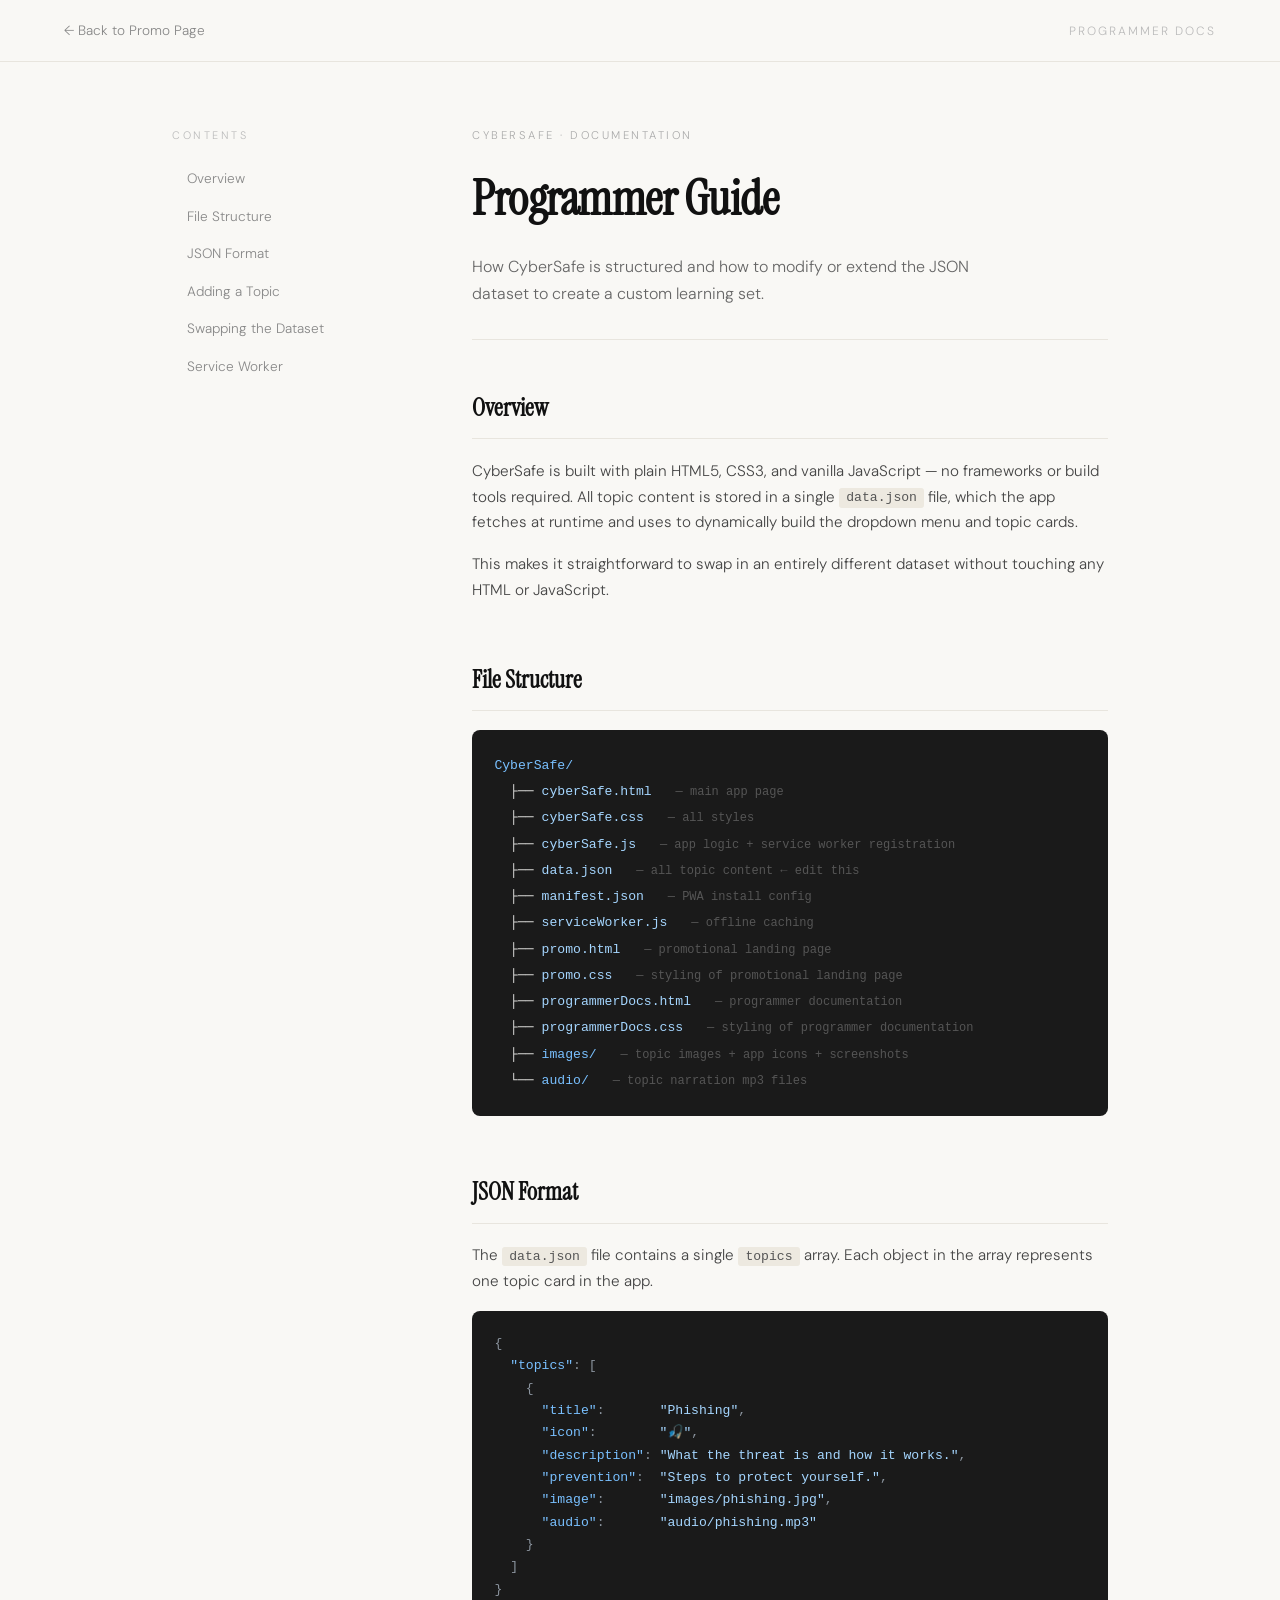
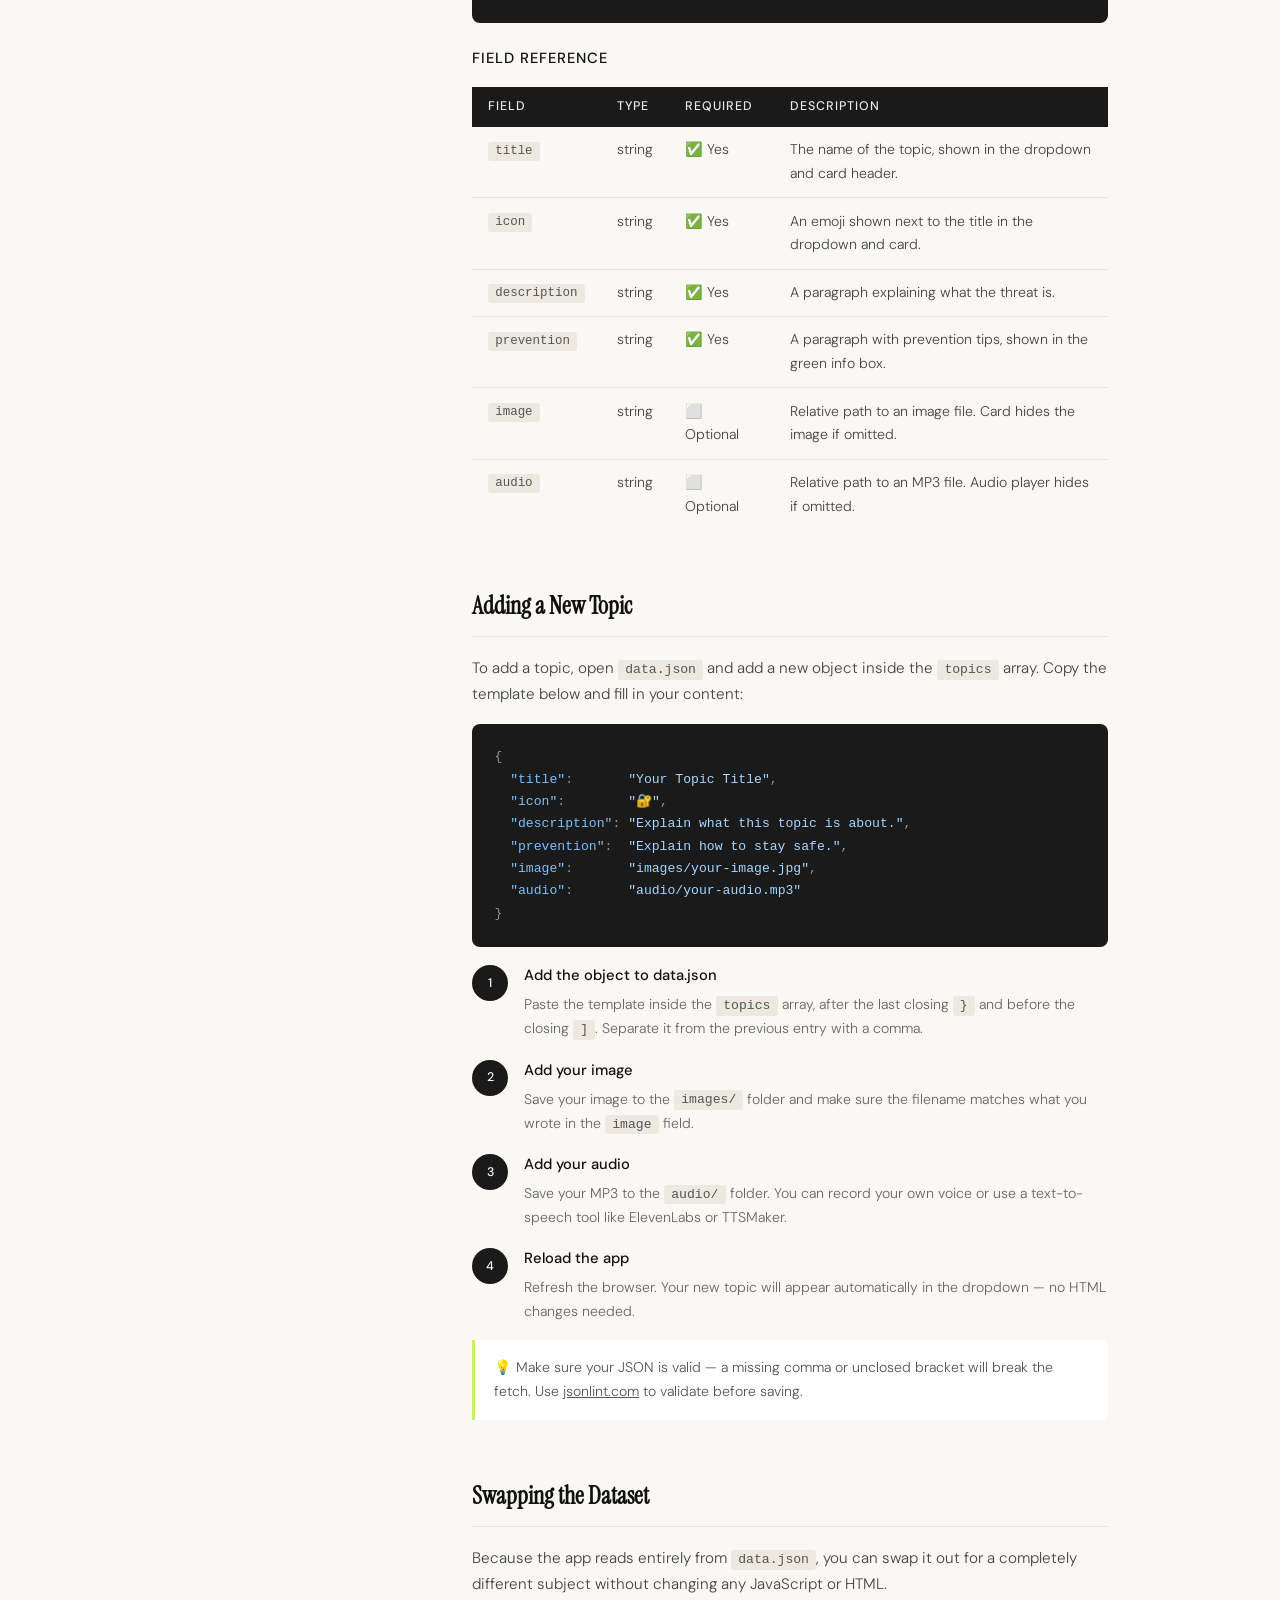
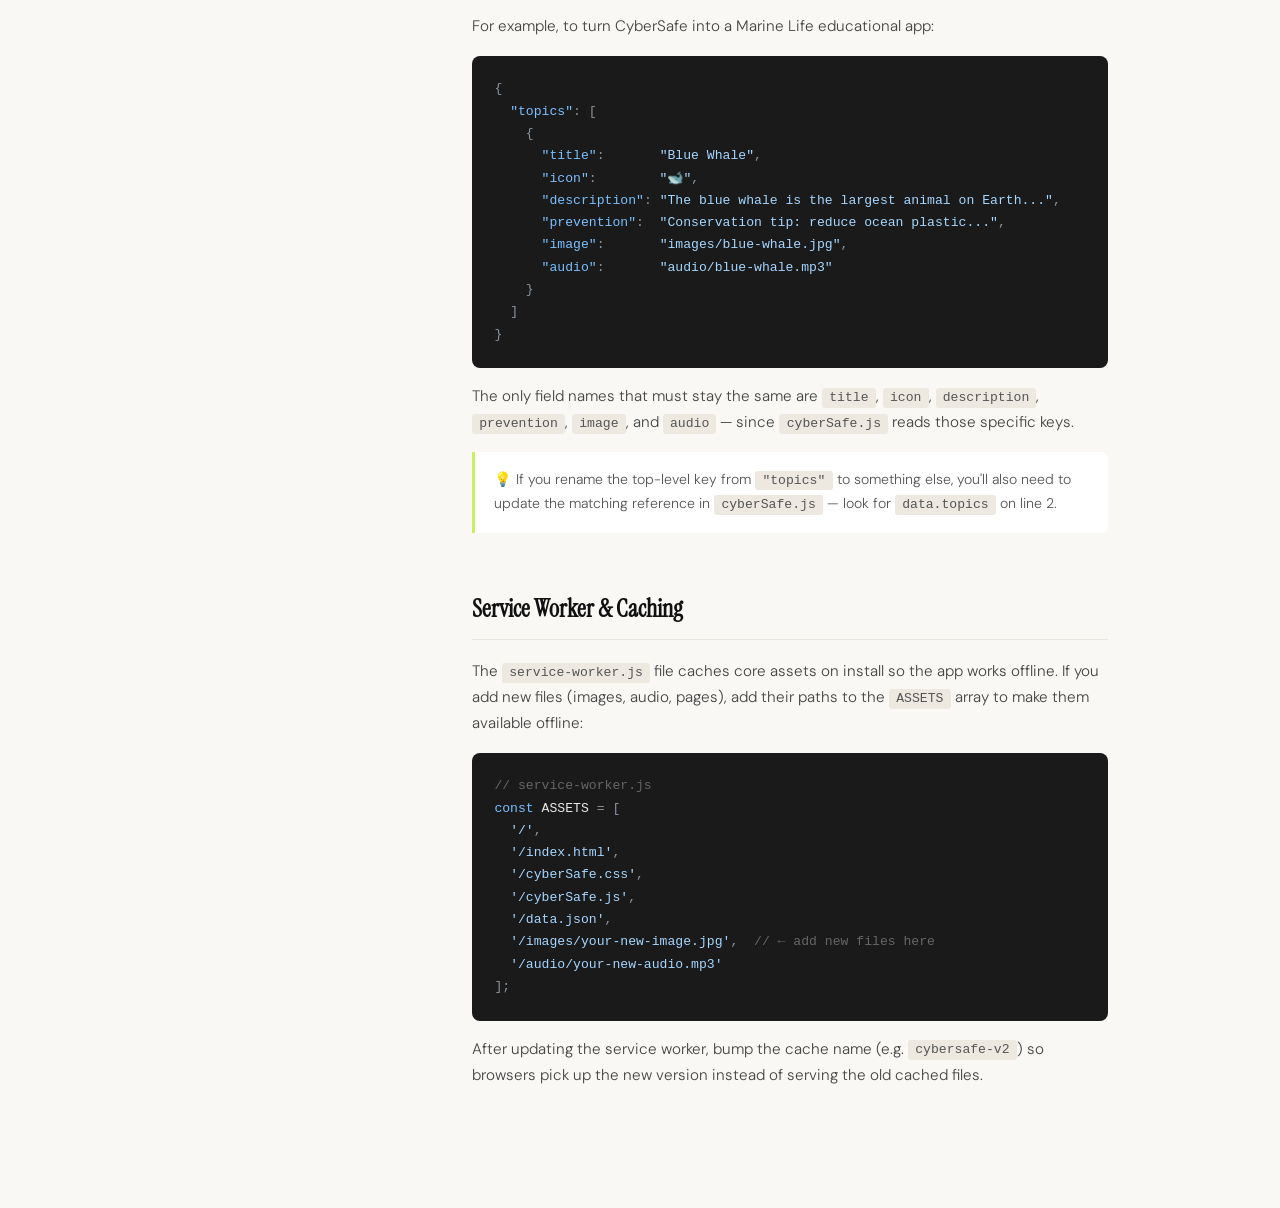
<file: CyberSafe/programmerDocs.html>
<!doctype html>
<html lang="en">
  <head>
    <meta charset="UTF-8" />
    <meta name="viewport" content="width=device-width, initial-scale=1.0" />
    <title>Programmer Docs — CyberSafe</title>
    <link
      href="https://fonts.googleapis.com/css2?family=Instrument+Serif:ital@0;1&family=DM+Sans:wght@300;400;500&display=swap"
      rel="stylesheet"
    />
    <link rel="stylesheet" href="programmerDocs.css" />
  </head>
  <body>
    <nav>
      <a href="promo.html" class="back-link">← Back to Promo Page</a>
      <span class="nav-label">Programmer Docs</span>
    </nav>

    <div class="layout">
      <aside class="toc">
        <p class="toc-label">Contents</p>
        <ul>
          <li><a href="#overview">Overview</a></li>
          <li><a href="#file-structure">File Structure</a></li>
          <li><a href="#json-format">JSON Format</a></li>
          <li><a href="#add-topic">Adding a Topic</a></li>
          <li><a href="#new-dataset">Swapping the Dataset</a></li>
          <li><a href="#service-worker">Service Worker</a></li>
        </ul>
      </aside>

      <main class="content">
        <div class="doc-header">
          <span class="doc-tag">CyberSafe · Documentation</span>
          <h1>Programmer Guide</h1>
          <p>
            How CyberSafe is structured and how to modify or extend the JSON
            dataset to create a custom learning set.
          </p>
        </div>

        <div class="doc-section" id="overview">
          <h2>Overview</h2>
          <p>
            CyberSafe is built with plain HTML5, CSS3, and vanilla JavaScript —
            no frameworks or build tools required. All topic content is stored
            in a single <code>data.json</code> file, which the app fetches at
            runtime and uses to dynamically build the dropdown menu and topic
            cards.
          </p>
          <p>
            This makes it straightforward to swap in an entirely different
            dataset without touching any HTML or JavaScript.
          </p>
        </div>

        <div class="doc-section" id="file-structure">
          <h2>File Structure</h2>
          <div class="file-tree">
            <div><span class="folder">CyberSafe/</span></div>
            <div>
              &nbsp;&nbsp;├── <span class="file">cyberSafe.html</span>
              <span class="note">— main app page</span>
            </div>
            <div>
              &nbsp;&nbsp;├── <span class="file">cyberSafe.css</span>
              <span class="note">— all styles</span>
            </div>
            <div>
              &nbsp;&nbsp;├── <span class="file">cyberSafe.js</span>
              <span class="note"
                >— app logic + service worker registration</span
              >
            </div>
            <div>
              &nbsp;&nbsp;├── <span class="file">data.json</span>
              <span class="note">— all topic content ← edit this</span>
            </div>
            <div>
              &nbsp;&nbsp;├── <span class="file">manifest.json</span>
              <span class="note">— PWA install config</span>
            </div>
            <div>
              &nbsp;&nbsp;├── <span class="file">serviceWorker.js</span>
              <span class="note">— offline caching</span>
            </div>
            <div>
              &nbsp;&nbsp;├── <span class="file">promo.html</span>
              <span class="note">— promotional landing page</span>
            </div>
            <div>
              &nbsp;&nbsp;├── <span class="file">promo.css</span>
              <span class="note">— styling of promotional landing page</span>
            </div>
            <div>
              &nbsp;&nbsp;├── <span class="file">programmerDocs.html</span>
              <span class="note">— programmer documentation</span>
            </div>
            <div>
              &nbsp;&nbsp;├── <span class="file">programmerDocs.css</span>
              <span class="note">— styling of programmer documentation</span>
            </div>
            <div>
              &nbsp;&nbsp;├── <span class="folder">images/</span>
              <span class="note">— topic images + app icons + screenshots</span>
            </div>
            <div>
              &nbsp;&nbsp;└── <span class="folder">audio/</span>
              <span class="note">— topic narration mp3 files</span>
            </div>
          </div>
        </div>

        <div class="doc-section" id="json-format">
          <h2>JSON Format</h2>
          <p>
            The <code>data.json</code> file contains a single
            <code>topics</code> array. Each object in the array represents one
            topic card in the app.
          </p>

          <pre><code><span class="punct">{</span>
  <span class="key">"topics"</span><span class="punct">: [</span>
    <span class="punct">{</span>
      <span class="key">"title"</span><span class="punct">:</span>       <span class="string">"Phishing"</span><span class="punct">,</span>
      <span class="key">"icon"</span><span class="punct">:</span>        <span class="string">"🎣"</span><span class="punct">,</span>
      <span class="key">"description"</span><span class="punct">:</span> <span class="string">"What the threat is and how it works."</span><span class="punct">,</span>
      <span class="key">"prevention"</span><span class="punct">:</span>  <span class="string">"Steps to protect yourself."</span><span class="punct">,</span>
      <span class="key">"image"</span><span class="punct">:</span>       <span class="string">"images/phishing.jpg"</span><span class="punct">,</span>
      <span class="key">"audio"</span><span class="punct">:</span>       <span class="string">"audio/phishing.mp3"</span>
    <span class="punct">}</span>
  <span class="punct">]</span>
<span class="punct">}</span></code></pre>

          <h3>Field Reference</h3>
          <table>
            <thead>
              <tr>
                <th>Field</th>
                <th>Type</th>
                <th>Required</th>
                <th>Description</th>
              </tr>
            </thead>
            <tbody>
              <tr>
                <td><code>title</code></td>
                <td>string</td>
                <td>✅ Yes</td>
                <td>
                  The name of the topic, shown in the dropdown and card header.
                </td>
              </tr>
              <tr>
                <td><code>icon</code></td>
                <td>string</td>
                <td>✅ Yes</td>
                <td>
                  An emoji shown next to the title in the dropdown and card.
                </td>
              </tr>
              <tr>
                <td><code>description</code></td>
                <td>string</td>
                <td>✅ Yes</td>
                <td>A paragraph explaining what the threat is.</td>
              </tr>
              <tr>
                <td><code>prevention</code></td>
                <td>string</td>
                <td>✅ Yes</td>
                <td>
                  A paragraph with prevention tips, shown in the green info box.
                </td>
              </tr>
              <tr>
                <td><code>image</code></td>
                <td>string</td>
                <td>⬜ Optional</td>
                <td>
                  Relative path to an image file. Card hides the image if
                  omitted.
                </td>
              </tr>
              <tr>
                <td><code>audio</code></td>
                <td>string</td>
                <td>⬜ Optional</td>
                <td>
                  Relative path to an MP3 file. Audio player hides if omitted.
                </td>
              </tr>
            </tbody>
          </table>
        </div>

        <div class="doc-section" id="add-topic">
          <h2>Adding a New Topic</h2>
          <p>
            To add a topic, open <code>data.json</code> and add a new object
            inside the <code>topics</code> array. Copy the template below and
            fill in your content:
          </p>

          <pre><code><span class="punct">{</span>
  <span class="key">"title"</span><span class="punct">:</span>       <span class="string">"Your Topic Title"</span><span class="punct">,</span>
  <span class="key">"icon"</span><span class="punct">:</span>        <span class="string">"🔐"</span><span class="punct">,</span>
  <span class="key">"description"</span><span class="punct">:</span> <span class="string">"Explain what this topic is about."</span><span class="punct">,</span>
  <span class="key">"prevention"</span><span class="punct">:</span>  <span class="string">"Explain how to stay safe."</span><span class="punct">,</span>
  <span class="key">"image"</span><span class="punct">:</span>       <span class="string">"images/your-image.jpg"</span><span class="punct">,</span>
  <span class="key">"audio"</span><span class="punct">:</span>       <span class="string">"audio/your-audio.mp3"</span>
<span class="punct">}</span></code></pre>

          <div class="steps">
            <div class="step">
              <div class="step-num">1</div>
              <div class="step-body">
                <h4>Add the object to data.json</h4>
                <p>
                  Paste the template inside the <code>topics</code> array, after
                  the last closing <code>}</code> and before the closing
                  <code>]</code>. Separate it from the previous entry with a
                  comma.
                </p>
              </div>
            </div>
            <div class="step">
              <div class="step-num">2</div>
              <div class="step-body">
                <h4>Add your image</h4>
                <p>
                  Save your image to the <code>images/</code> folder and make
                  sure the filename matches what you wrote in the
                  <code>image</code> field.
                </p>
              </div>
            </div>
            <div class="step">
              <div class="step-num">3</div>
              <div class="step-body">
                <h4>Add your audio</h4>
                <p>
                  Save your MP3 to the <code>audio/</code> folder. You can
                  record your own voice or use a text-to-speech tool like
                  ElevenLabs or TTSMaker.
                </p>
              </div>
            </div>
            <div class="step">
              <div class="step-num">4</div>
              <div class="step-body">
                <h4>Reload the app</h4>
                <p>
                  Refresh the browser. Your new topic will appear automatically
                  in the dropdown — no HTML changes needed.
                </p>
              </div>
            </div>
          </div>

          <div class="callout">
            💡 Make sure your JSON is valid — a missing comma or unclosed
            bracket will break the fetch. Use
            <a href="https://jsonlint.com" target="_blank" style="color: #555"
              >jsonlint.com</a
            >
            to validate before saving.
          </div>
        </div>

        <div class="doc-section" id="new-dataset">
          <h2>Swapping the Dataset</h2>
          <p>
            Because the app reads entirely from <code>data.json</code>, you can
            swap it out for a completely different subject without changing any
            JavaScript or HTML.
          </p>
          <p>
            For example, to turn CyberSafe into a Marine Life educational app:
          </p>

          <pre><code><span class="punct">{</span>
  <span class="key">"topics"</span><span class="punct">: [</span>
    <span class="punct">{</span>
      <span class="key">"title"</span><span class="punct">:</span>       <span class="string">"Blue Whale"</span><span class="punct">,</span>
      <span class="key">"icon"</span><span class="punct">:</span>        <span class="string">"🐋"</span><span class="punct">,</span>
      <span class="key">"description"</span><span class="punct">:</span> <span class="string">"The blue whale is the largest animal on Earth..."</span><span class="punct">,</span>
      <span class="key">"prevention"</span><span class="punct">:</span>  <span class="string">"Conservation tip: reduce ocean plastic..."</span><span class="punct">,</span>
      <span class="key">"image"</span><span class="punct">:</span>       <span class="string">"images/blue-whale.jpg"</span><span class="punct">,</span>
      <span class="key">"audio"</span><span class="punct">:</span>       <span class="string">"audio/blue-whale.mp3"</span>
    <span class="punct">}</span>
  <span class="punct">]</span>
<span class="punct">}</span></code></pre>

          <p>
            The only field names that must stay the same are <code>title</code>,
            <code>icon</code>, <code>description</code>,
            <code>prevention</code>, <code>image</code>, and
            <code>audio</code> — since <code>cyberSafe.js</code> reads those
            specific keys.
          </p>

          <div class="callout">
            💡 If you rename the top-level key from <code>"topics"</code> to
            something else, you'll also need to update the matching reference in
            <code>cyberSafe.js</code> — look for <code>data.topics</code> on
            line 2.
          </div>
        </div>

        <div class="doc-section" id="service-worker">
          <h2>Service Worker & Caching</h2>
          <p>
            The <code>service-worker.js</code> file caches core assets on
            install so the app works offline. If you add new files (images,
            audio, pages), add their paths to the <code>ASSETS</code> array to
            make them available offline:
          </p>

          <pre><code><span class="comment">// service-worker.js</span>
<span class="key">const</span> ASSETS <span class="punct">=</span> <span class="punct">[</span>
  <span class="string">'/'</span><span class="punct">,</span>
  <span class="string">'/index.html'</span><span class="punct">,</span>
  <span class="string">'/cyberSafe.css'</span><span class="punct">,</span>
  <span class="string">'/cyberSafe.js'</span><span class="punct">,</span>
  <span class="string">'/data.json'</span><span class="punct">,</span>
  <span class="string">'/images/your-new-image.jpg'</span><span class="punct">,</span>  <span class="comment">// ← add new files here</span>
  <span class="string">'/audio/your-new-audio.mp3'</span>
<span class="punct">]</span><span class="punct">;</span></code></pre>

          <p>
            After updating the service worker, bump the cache name (e.g.
            <code>cybersafe-v2</code>) so browsers pick up the new version
            instead of serving the old cached files.
          </p>
        </div>
      </main>
    </div>
  </body>
</html>
</file>
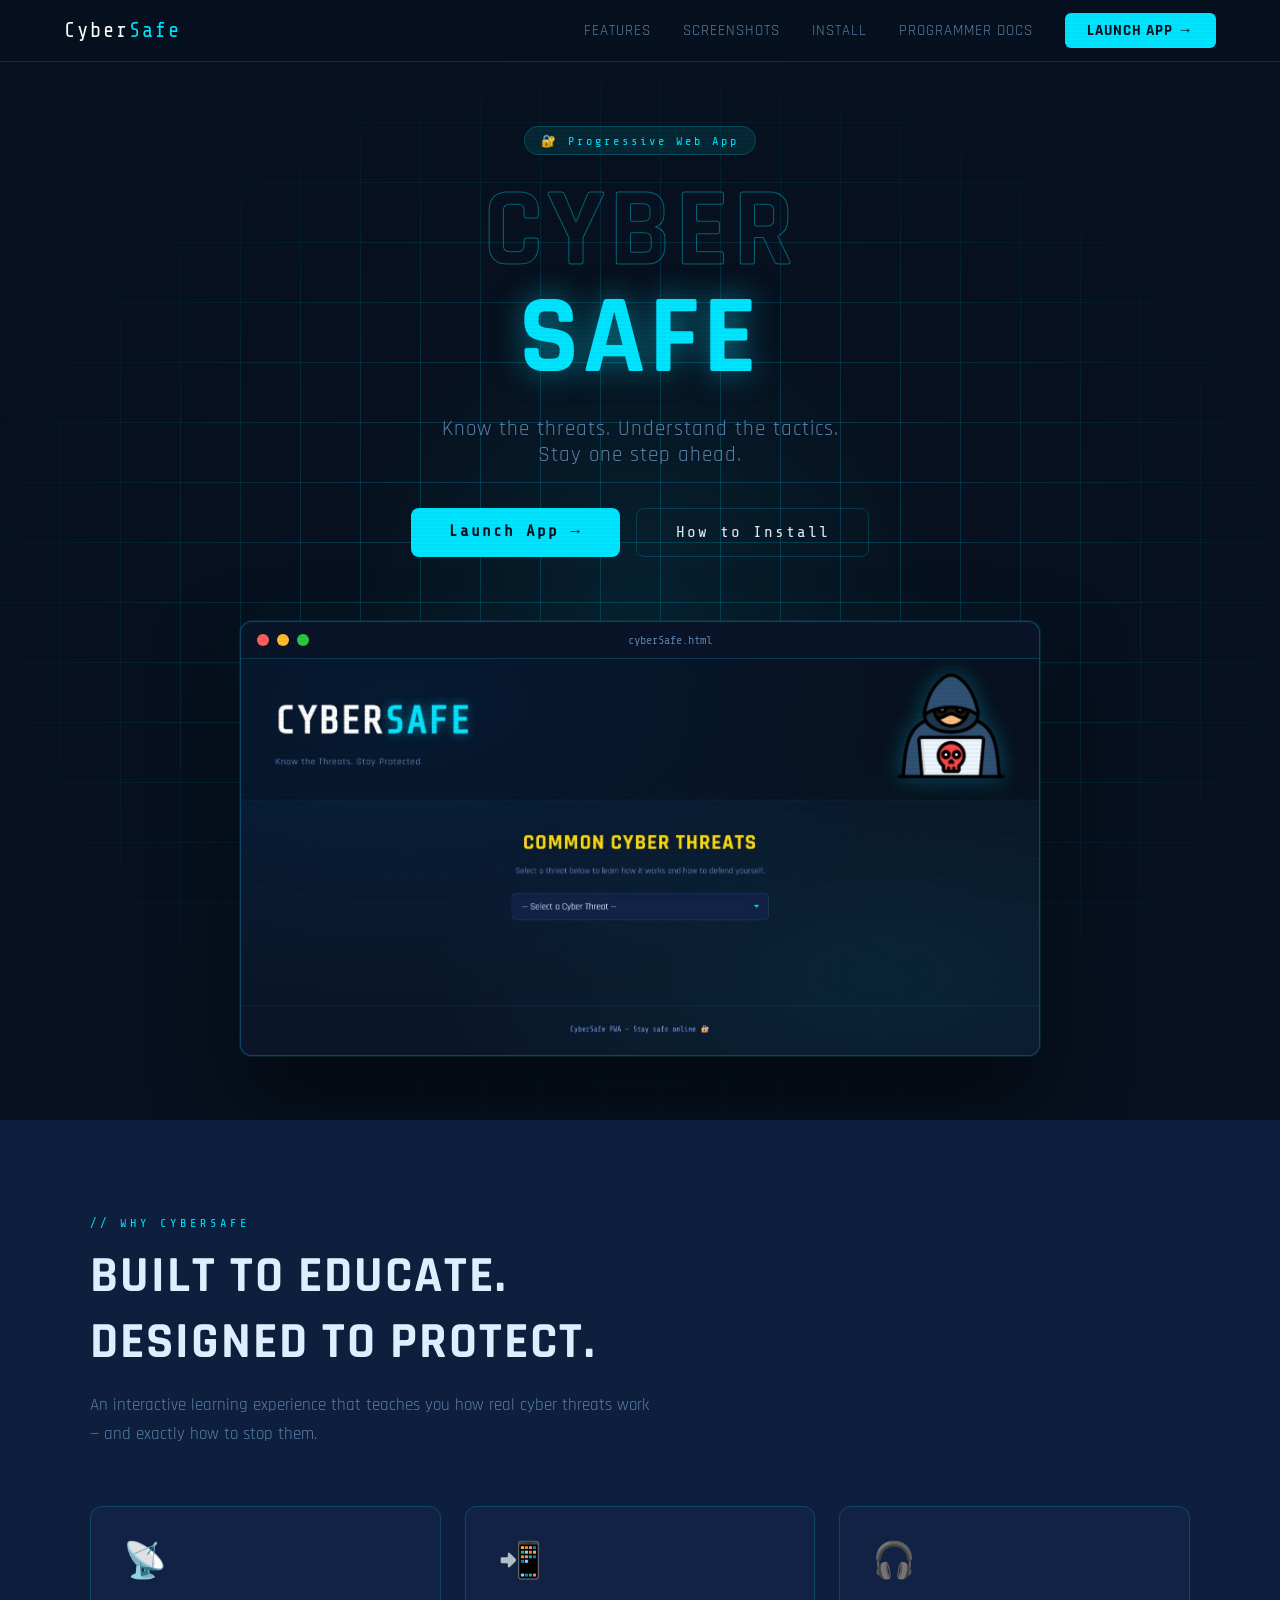
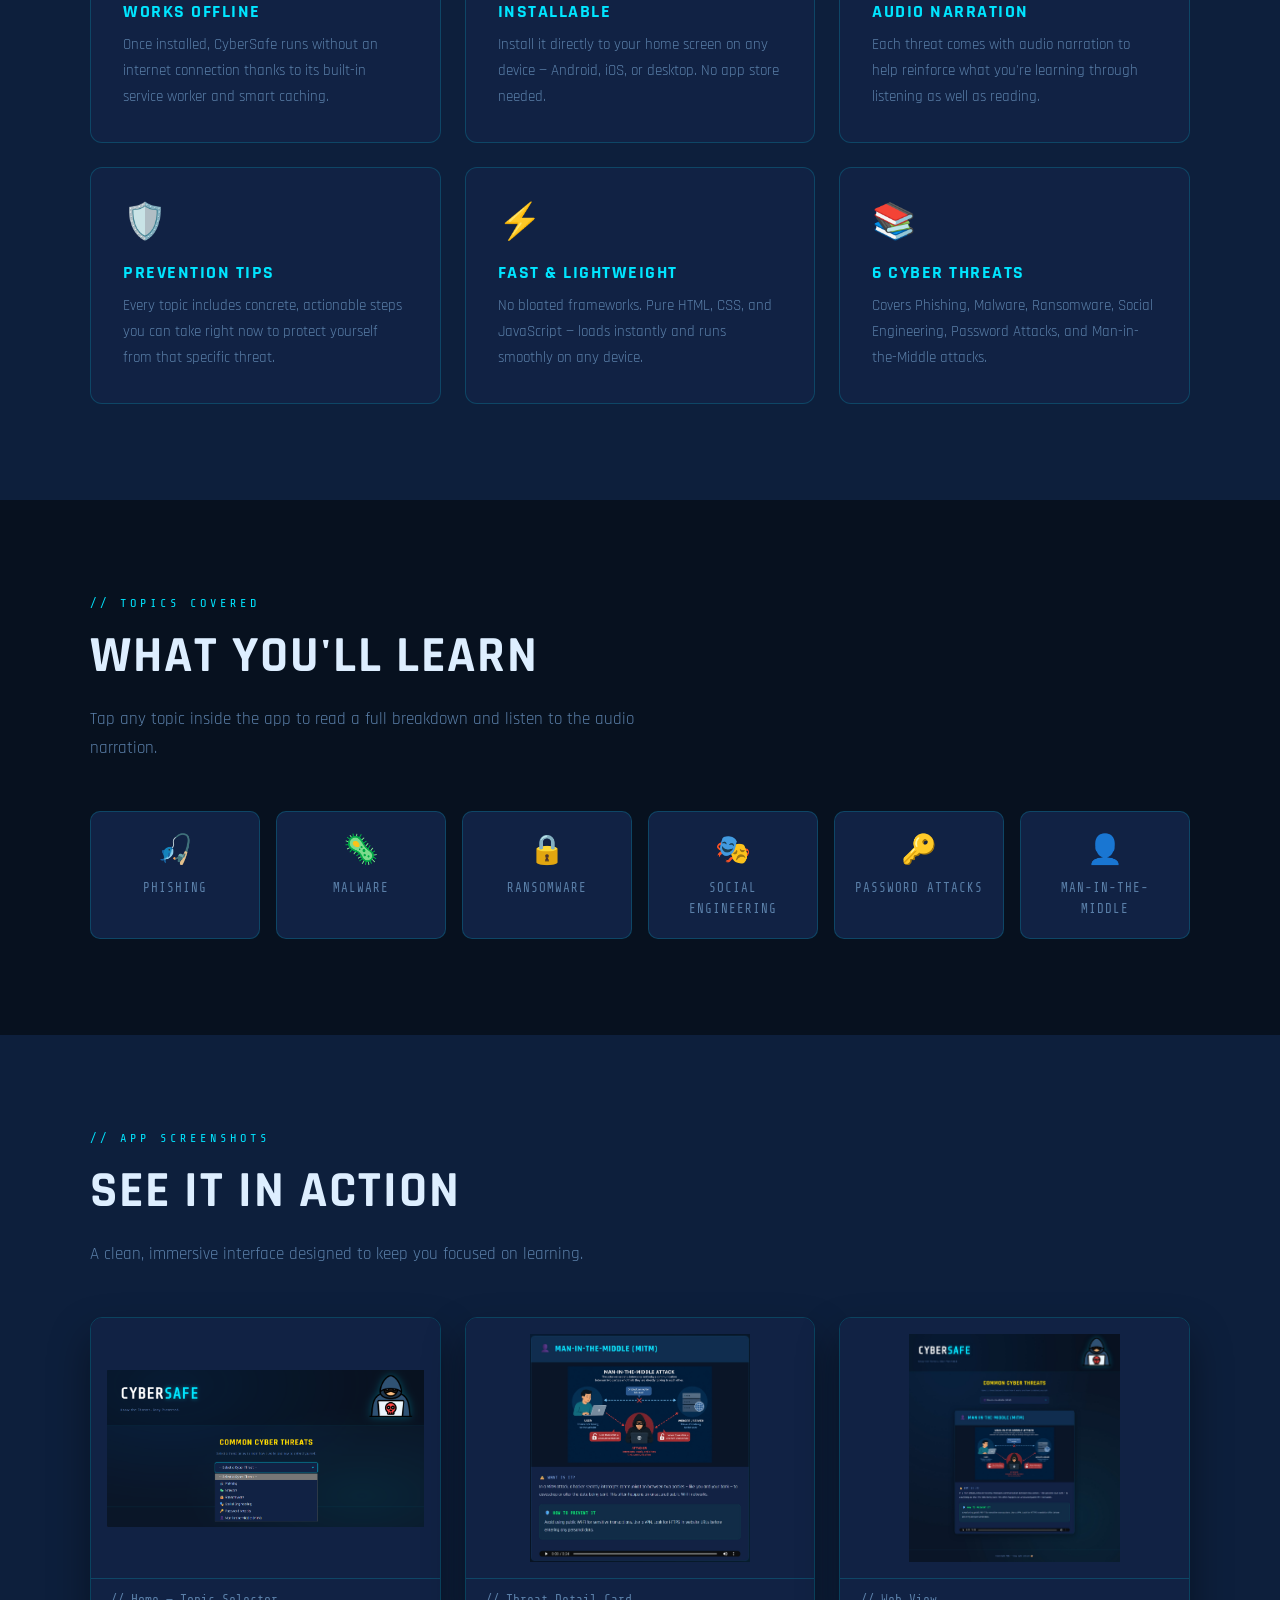
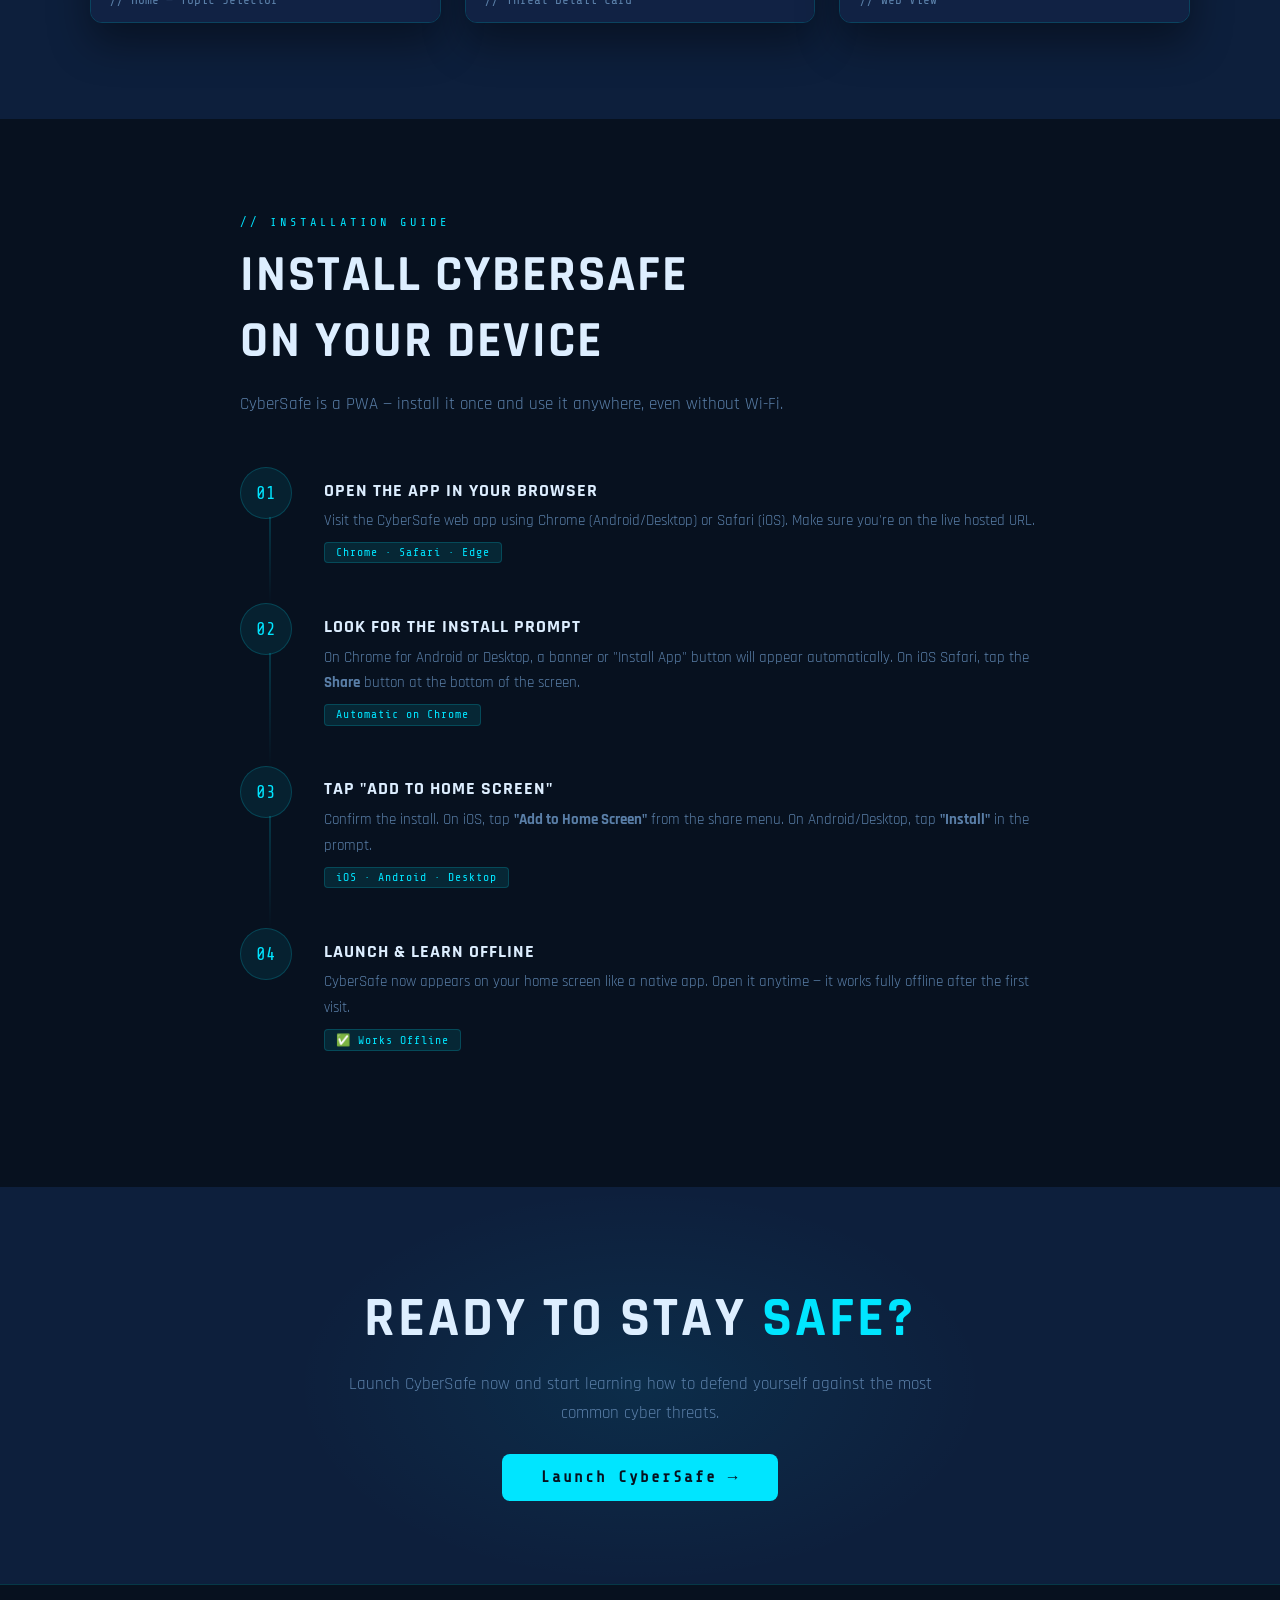
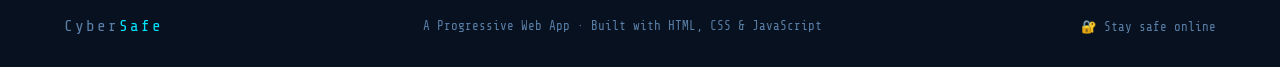
<file: CyberSafe/promo.html>
<!DOCTYPE html>
<html lang="en">
<head>
  <meta charset="UTF-8" />
  <meta name="viewport" content="width=device-width, initial-scale=1.0" />
  <title>CyberSafe — Know the Threats. Stay Protected.</title>
  <link rel="icon" href="images/cyber-criminal.png" />
  <link href="https://fonts.googleapis.com/css2?family=Share+Tech+Mono&family=Rajdhani:wght@400;600;700&display=swap" rel="stylesheet" />
  <link rel="stylesheet" href="promo.css">
</head>
<body>

  <!-- NAV -->
  <nav>
    <a href="#" class="nav-logo">Cyber<span>Safe</span></a>
    <ul class="nav-links">
      <li><a href="#features">Features</a></li>
      <li><a href="#screenshots">Screenshots</a></li>
      <li><a href="#install">Install</a></li>
      <li><a href="programmerDocs.html">Programmer Docs</a></li>
      <li><a href="cyberSafe.html" class="nav-cta">Launch App →</a></li>
    </ul>
  </nav>

  <!-- HERO -->
  <section class="hero">
    <div class="hero-content">
      <div class="hero-badge">🔐 Progressive Web App</div>
      <h1>
        <span class="ghost">Cyber</span><br>
        <span class="cyan">Safe</span>
      </h1>
      <p class="hero-sub">Know the threats. Understand the tactics.<br>Stay one step ahead.</p>
      <div class="hero-buttons">
        <a href="cyberSafe.html" class="btn-primary">Launch App →</a>
        <a href="#install" class="btn-secondary">How to Install</a>
      </div>

      <!-- HERO SCREENSHOT — replace src with your screenshot -->
      <div class="hero-img-wrap">
        <div class="screen-frame">
          <div class="bar">
            <div class="dot dot-r"></div>
            <div class="dot dot-y"></div>
            <div class="dot dot-g"></div>
            <div class="bar-url">cyberSafe.html</div>
          </div>
          <!-- 📸 REPLACE: take a full screenshot of your app and save as images/screenshots/hero.png -->
          <img src="images/screenshots/hero.jpeg" alt="CyberSafe App Screenshot"
            onerror="this.style.display='none'; this.nextElementSibling.style.display='flex';" />
        </div>
      </div>
    </div>
  </section>

  <!-- FEATURES -->
  <section class="features" id="features">
    <div class="features-inner">
      <div class="features-header">
        <p class="section-label">// Why CyberSafe</p>
        <h2 class="section-title">Built to Educate.<br>Designed to Protect.</h2>
        <p class="section-sub">An interactive learning experience that teaches you how real cyber threats work — and exactly how to stop them.</p>
      </div>
      <div class="features-grid">
        <div class="feature-card">
          <div class="feature-icon">📡</div>
          <h3>Works Offline</h3>
          <p>Once installed, CyberSafe runs without an internet connection thanks to its built-in service worker and smart caching.</p>
        </div>
        <div class="feature-card">
          <div class="feature-icon">📲</div>
          <h3>Installable</h3>
          <p>Install it directly to your home screen on any device — Android, iOS, or desktop. No app store needed.</p>
        </div>
        <div class="feature-card">
          <div class="feature-icon">🎧</div>
          <h3>Audio Narration</h3>
          <p>Each threat comes with audio narration to help reinforce what you're learning through listening as well as reading.</p>
        </div>
        <div class="feature-card">
          <div class="feature-icon">🛡️</div>
          <h3>Prevention Tips</h3>
          <p>Every topic includes concrete, actionable steps you can take right now to protect yourself from that specific threat.</p>
        </div>
        <div class="feature-card">
          <div class="feature-icon">⚡</div>
          <h3>Fast & Lightweight</h3>
          <p>No bloated frameworks. Pure HTML, CSS, and JavaScript — loads instantly and runs smoothly on any device.</p>
        </div>
        <div class="feature-card">
          <div class="feature-icon">📚</div>
          <h3>6 Cyber Threats</h3>
          <p>Covers Phishing, Malware, Ransomware, Social Engineering, Password Attacks, and Man-in-the-Middle attacks.</p>
        </div>
      </div>
    </div>
  </section>

  <!-- TOPICS PREVIEW -->
  <section style="padding: 6rem 2rem;">
    <div class="threats">
      <div class="threats-header">
        <p class="section-label">// Topics Covered</p>
        <h2 class="section-title">What You'll Learn</h2>
        <p class="section-sub">Tap any topic inside the app to read a full breakdown and listen to the audio narration.</p>
      </div>
      <div class="threats-grid">
        <a href="cyberSafe.html" class="threat-pill">
          <span class="t-icon">🎣</span>
          <span class="t-name">Phishing</span>
        </a>
        <a href="cyberSafe.html" class="threat-pill">
          <span class="t-icon">🦠</span>
          <span class="t-name">Malware</span>
        </a>
        <a href="cyberSafe.html" class="threat-pill">
          <span class="t-icon">🔒</span>
          <span class="t-name">Ransomware</span>
        </a>
        <a href="cyberSafe.html" class="threat-pill">
          <span class="t-icon">🎭</span>
          <span class="t-name">Social Engineering</span>
        </a>
        <a href="cyberSafe.html" class="threat-pill">
          <span class="t-icon">🔑</span>
          <span class="t-name">Password Attacks</span>
        </a>
        <a href="cyberSafe.html" class="threat-pill">
          <span class="t-icon">👤</span>
          <span class="t-name">Man-in-the-Middle</span>
        </a>
      </div>
    </div>
  </section>

  <!-- SCREENSHOTS -->
  <section class="screenshots-section" id="screenshots">
    <div class="screenshots-inner">
      <div class="screenshots-header">
        <p class="section-label">// App Screenshots</p>
        <h2 class="section-title">See It In Action</h2>
        <p class="section-sub">A clean, immersive interface designed to keep you focused on learning.</p>
      </div>
      <div class="screenshots-grid">

        <!-- Screenshot 1: Home/dropdown view -->
        <div class="screenshot-card">
          <!-- 📸 REPLACE: save as images/screenshots/screen1.png -->
          <img src="images/screenshots/screen1.png" alt="App home screen"
            onerror="this.style.display='none'; this.nextElementSibling.style.display='flex';" />
          <div class="ss-placeholder" style="display:none">
            <span>📸</span>
            images/screenshots/screen1.png
          </div>
          <div class="screenshot-caption">// Home — Topic Selector</div>
        </div>

        <!-- Screenshot 2: Topic card open -->
        <div class="screenshot-card">
          <!-- 📸 REPLACE: save as images/screenshots/screen2.png -->
          <img src="images/screenshots/screen2.jpeg" alt="Topic detail card"
            onerror="this.style.display='none'; this.nextElementSibling.style.display='flex';" />
          <div class="ss-placeholder" style="display:none">
            <span>📸</span>
            images/screenshots/screen2.png
          </div>
          <div class="screenshot-caption">// Threat Detail Card</div>
        </div>

        <!-- Screenshot 3: Web view -->
        <div class="screenshot-card">
          <!-- 📸 REPLACE: save as images/screenshots/screen3.png -->
          <img src="images/screenshots/screen3.jpeg" alt="Web view"
            onerror="this.style.display='none'; this.nextElementSibling.style.display='flex';" />
          <div class="ss-placeholder" style="display:none">
            <span>📸</span>
            images/screenshots/screen3.png
          </div>
          <div class="screenshot-caption">// Web View</div>
        </div>

      </div>
    </div>
  </section>

  <!-- HOW TO INSTALL -->
  <section id="install" style="padding: 6rem 2rem;">
    <div class="install-section">
      <div class="install-header">
        <p class="section-label">// Installation Guide</p>
        <h2 class="section-title">Install CyberSafe<br>On Your Device</h2>
        <p class="section-sub">CyberSafe is a PWA — install it once and use it anywhere, even without Wi-Fi.</p>
      </div>

      <div class="install-steps">

        <div class="install-step">
          <div class="step-num">01</div>
          <div class="step-content">
            <h3>Open the App in Your Browser</h3>
            <p>Visit the CyberSafe web app using Chrome (Android/Desktop) or Safari (iOS). Make sure you're on the live hosted URL.</p>
            <span class="step-tag">Chrome · Safari · Edge</span>
          </div>
        </div>

        <div class="install-step">
          <div class="step-num">02</div>
          <div class="step-content">
            <h3>Look for the Install Prompt</h3>
            <p>On Chrome for Android or Desktop, a banner or "Install App" button will appear automatically. On iOS Safari, tap the <strong>Share</strong> button at the bottom of the screen.</p>
            <span class="step-tag">Automatic on Chrome</span>
          </div>
        </div>

        <div class="install-step">
          <div class="step-num">03</div>
          <div class="step-content">
            <h3>Tap "Add to Home Screen"</h3>
            <p>Confirm the install. On iOS, tap <strong>"Add to Home Screen"</strong> from the share menu. On Android/Desktop, tap <strong>"Install"</strong> in the prompt.</p>
            <span class="step-tag">iOS · Android · Desktop</span>
          </div>
        </div>

        <div class="install-step">
          <div class="step-num">04</div>
          <div class="step-content">
            <h3>Launch & Learn Offline</h3>
            <p>CyberSafe now appears on your home screen like a native app. Open it anytime — it works fully offline after the first visit.</p>
            <span class="step-tag">✅ Works Offline</span>
          </div>
        </div>

      </div>
    </div>
  </section>

  <!-- CTA -->
  <section class="cta-section">
    <div class="cta-inner">
      <h2>Ready to Stay <span>Safe?</span></h2>
      <p>Launch CyberSafe now and start learning how to defend yourself against the most common cyber threats.</p>
      <a href="cyberSafe.html" class="btn-primary">Launch CyberSafe →</a>
    </div>
  </section>

  <!-- FOOTER -->
  <footer>
    <div class="f-logo">Cyber<span>Safe</span></div>
    <p>A Progressive Web App · Built with HTML, CSS & JavaScript</p>
    <p>🔐 Stay safe online</p>
  </footer>

</body>
</html>
</file>
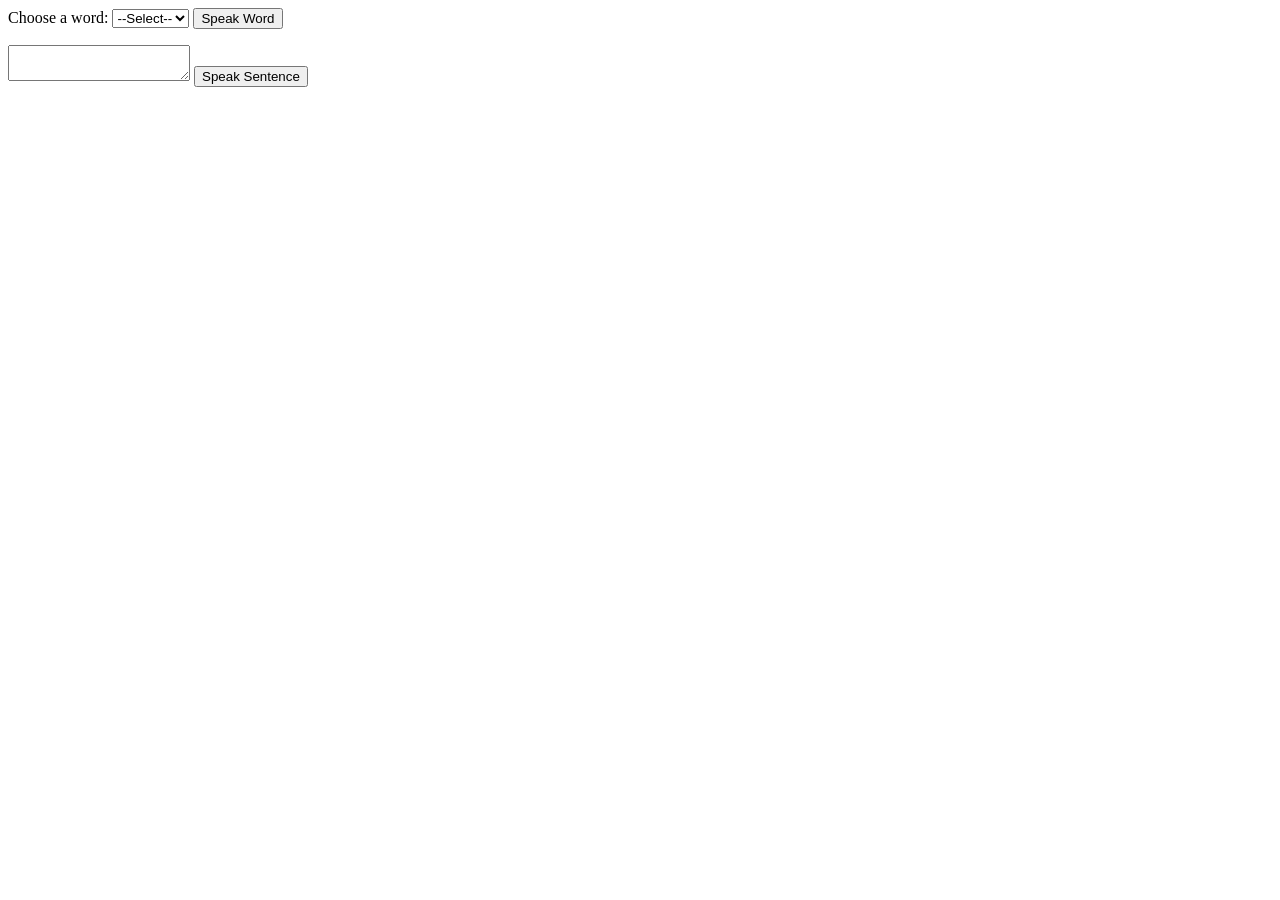
<file: Words/dictionary.html>
<!doctype html>
<html lang="en">
  <head>
    <meta charset="UTF-8" />
    <meta name="viewport" content="width=device-width, initial-scale=1.0" />
    <title>Dictionary Lab</title>
  </head>
  <body>
    <label for="word">Choose a word:</label>
    <select name="word" id="word-select" onchange="displaySentence()">
      <option>--Select--</option>
      <option
        value="college"
        data-sentence="Brooklyn College has such a diverse population."
      >
        college
      </option>
      <option value="student" data-sentence="Each student has a major.">
        student
      </option>
      <option
        value="life"
        data-sentence="A work-life balance is crucial to succeed in college."
      >
        life
      </option>
      <option
        value="campus"
        data-sentence="Campus is currently undergoing renovations."
      >
        campus
      </option>
      <option value="job" data-sentence="It's hard to find a job nowadays.">
        job
      </option>
    </select>
    <button class="js-word-button">Speak Word</button>

    <p></p>

    <textarea name="sentence" id="sentence-text-area" readonly></textarea>
    <button class="js-sentence-button">Speak Sentence</button>

    <script src="dictionary.js"></script>
  </body>
</html>
</file>
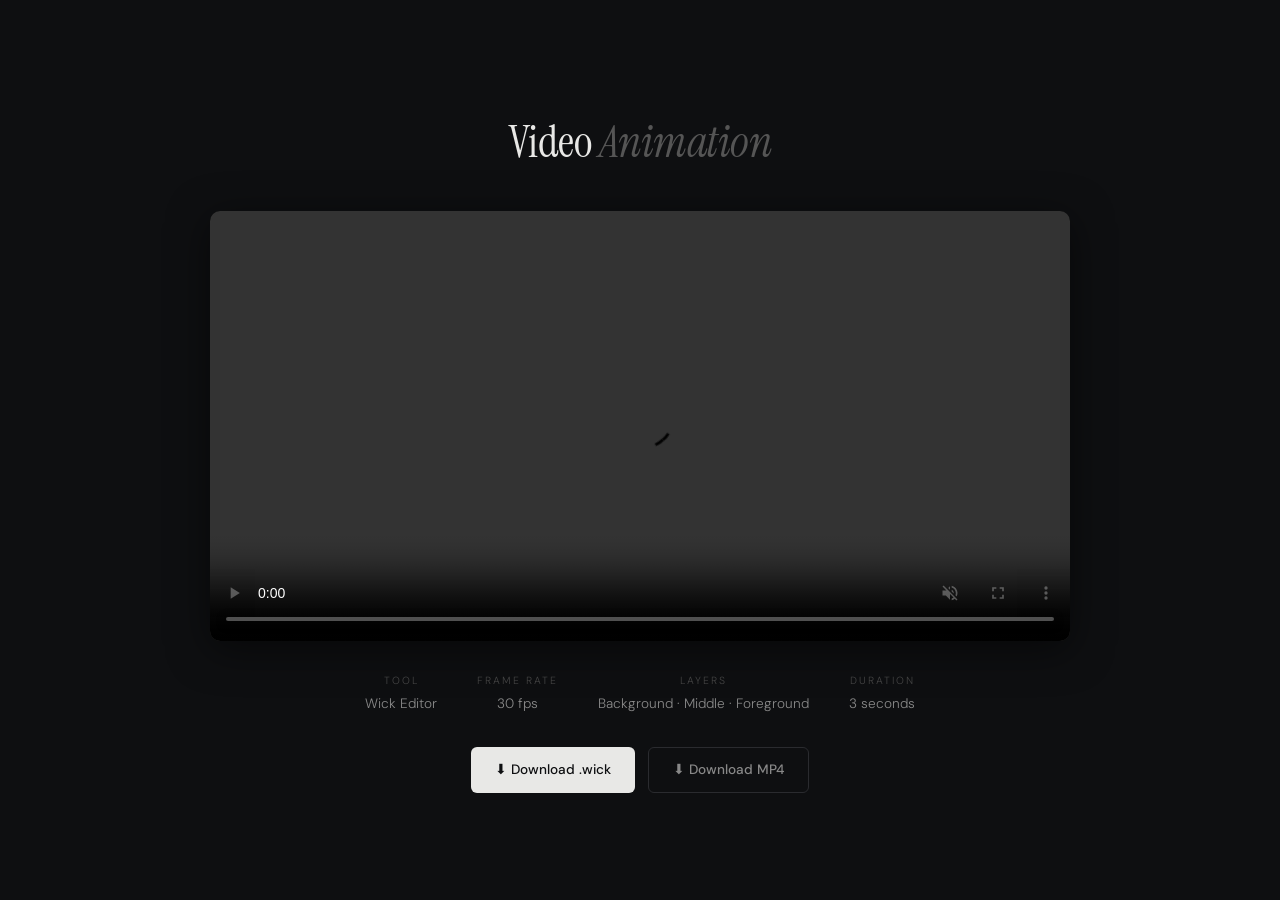
<file: Projects/Video-Animation/animation.html>
<!DOCTYPE html>
<html lang="en">
<head>
  <meta charset="UTF-8" />
  <meta name="viewport" content="width=device-width, initial-scale=1.0" />
  <title>Video Animation — Jennifer Perez-Juarez</title>
  <link href="https://fonts.googleapis.com/css2?family=Instrument+Serif:ital@0;1&family=DM+Sans:wght@300;400;500&display=swap" rel="stylesheet" />
<link rel="stylesheet" href="animation.css">
</head>
<body>

  <h1>Video <em>Animation</em></h1>

  <div class="video-wrapper">
    <!-- 🎬 Update src if your filename is different -->
    <video controls autoplay muted loop playsinline>
      <source src="animation.mp4" type="video/mp4" />
      Your browser does not support the video tag.
    </video>
  </div>

  <div class="video-meta">
    <div class="meta-item">
      <span class="meta-label">Tool</span>
      <span class="meta-value">Wick Editor</span>
    </div>
    <div class="meta-item">
      <span class="meta-label">Frame Rate</span>
      <span class="meta-value">30 fps</span>
    </div>
    <div class="meta-item">
      <span class="meta-label">Layers</span>
      <span class="meta-value">Background · Middle · Foreground</span>
    </div>
    <div class="meta-item">
      <span class="meta-label">Duration</span>
      <span class="meta-value">3 seconds</span>
    </div>
  </div>

  <div class="download-actions">
    <!-- 📁 Update href to your actual .wick filename -->
    <a href="animation.wick" download class="btn btn-light">⬇ Download .wick</a>
    <a href="animation.mp4" download class="btn btn-outline">⬇ Download MP4</a>
  </div>

</body>
</html>
</file>
<file: index.css>
/* ===== Variables ===== */
    :root {
      --bg:        #0e0f11;
      --bg-2:      #141518;
      --bg-card:   #1a1b1f;
      --border:    rgba(255,255,255,0.07);
      --border-h:  rgba(255,255,255,0.15);
      --text:      #e8e8e6;
      --muted:     #6b6b6b;
      --muted-2:   #9a9a9a;
      --accent:    #c8f060;
      --accent-2:  #60c8f0;
      --serif:     'DM Serif Display', Georgia, serif;
      --sans:      'DM Sans', sans-serif;
    }

    *, *::before, *::after { box-sizing: border-box; margin: 0; padding: 0; }
    html { scroll-behavior: smooth; }

    body {
      background: var(--bg);
      color: var(--text);
      font-family: var(--sans);
      font-weight: 300;
      line-height: 1.6;
      overflow-x: hidden;
    }

    /* ===== NAV ===== */
    nav {
      position: fixed;
      top: 0; left: 0; right: 0;
      z-index: 100;
      display: flex;
      align-items: center;
      justify-content: space-between;
      padding: 1.4rem 4rem;
      background: rgba(14,15,17,0.85);
      backdrop-filter: blur(20px);
      border-bottom: 1px solid var(--border);
    }

    .nav-name {
      font-family: var(--serif);
      font-size: 1.1rem;
      color: var(--text);
      text-decoration: none;
      letter-spacing: 0.5px;
    }

    .nav-links {
      display: flex;
      gap: 2.5rem;
      list-style: none;
    }

    .nav-links a {
      color: var(--muted);
      text-decoration: none;
      font-size: 0.85rem;
      letter-spacing: 1.5px;
      text-transform: uppercase;
      font-weight: 400;
      transition: color 0.2s;
    }

    .nav-links a:hover { color: var(--text); }

    /* ===== HERO ===== */
    .hero {
      min-height: 100vh;
      display: grid;
      grid-template-columns: 1fr 1fr;
      align-items: center;
      padding: 8rem 4rem 4rem;
      gap: 4rem;
      position: relative;
    }

    /* Subtle grain texture */
    .hero::before {
      content: '';
      position: fixed;
      inset: 0;
      background-image: url("data:image/svg+xml,%3Csvg viewBox='0 0 256 256' xmlns='http://www.w3.org/2000/svg'%3E%3Cfilter id='noise'%3E%3CfeTurbulence type='fractalNoise' baseFrequency='0.9' numOctaves='4' stitchTiles='stitch'/%3E%3C/filter%3E%3Crect width='100%25' height='100%25' filter='url(%23noise)' opacity='0.03'/%3E%3C/svg%3E");
      pointer-events: none;
      z-index: 0;
      opacity: 0.4;
    }

    .hero-left {
      position: relative;
      z-index: 1;
    }

    .hero-tag {
      display: inline-flex;
      align-items: center;
      gap: 0.5rem;
      font-size: 0.78rem;
      letter-spacing: 2px;
      text-transform: uppercase;
      color: var(--muted-2);
      margin-bottom: 2rem;
      animation: fadeUp 0.6s ease both;
    }

    .hero-tag::before {
      content: '';
      display: inline-block;
      width: 24px;
      height: 1px;
      background: var(--accent);
    }

    .hero h1 {
      font-family: var(--serif);
      font-size: clamp(3rem, 5vw, 5.5rem);
      line-height: 1.05;
      letter-spacing: -1px;
      color: var(--text);
      margin-bottom: 1.5rem;
      animation: fadeUp 0.6s ease 0.1s both;
    }

    .hero h1 em {
      font-style: italic;
      color: var(--muted-2);
    }

    .hero-bio {
      font-size: 1rem;
      color: var(--muted-2);
      line-height: 1.8;
      max-width: 420px;
      margin-bottom: 2.5rem;
      animation: fadeUp 0.6s ease 0.2s both;
    }

    .hero-meta {
      display: flex;
      gap: 2rem;
      flex-wrap: wrap;
      animation: fadeUp 0.6s ease 0.3s both;
    }

    .meta-item {
      display: flex;
      flex-direction: column;
      gap: 0.2rem;
    }

    .meta-label {
      font-size: 0.7rem;
      letter-spacing: 2px;
      text-transform: uppercase;
      color: var(--muted);
    }

    .meta-value {
      font-size: 0.9rem;
      color: var(--text);
      font-weight: 400;
    }

    .hero-right {
      position: relative;
      z-index: 1;
      display: flex;
      justify-content: center;
      animation: fadeUp 0.8s ease 0.2s both;
    }

    .photo-frame {
      position: relative;
      width: 320px;
      height: 380px;
    }

    .photo-frame img {
      width: 100%;
      height: 100%;
      object-fit: cover;
      border-radius: 4px;
      display: block;
      filter: grayscale(20%);
    }

    /* Decorative corner accents */
    .photo-frame::before,
    .photo-frame::after {
      content: '';
      position: absolute;
      width: 40px;
      height: 40px;
      border-color: var(--accent);
      border-style: solid;
    }

    .photo-frame::before {
      top: -10px; left: -10px;
      border-width: 2px 0 0 2px;
    }

    .photo-frame::after {
      bottom: -10px; right: -10px;
      border-width: 0 2px 2px 0;
    }

    .hero-cta {
      margin-top: 2.5rem;
      display: flex;
      gap: 1rem;
      animation: fadeUp 0.6s ease 0.4s both;
    }

    .btn {
      display: inline-flex;
      align-items: center;
      gap: 0.5rem;
      padding: 0.75rem 1.8rem;
      border-radius: 4px;
      font-family: var(--sans);
      font-size: 0.85rem;
      font-weight: 500;
      letter-spacing: 0.5px;
      text-decoration: none;
      cursor: pointer;
      transition: all 0.2s;
      border: none;
    }

    .btn-filled {
      background: var(--accent);
      color: #0e0f11;
    }

    .btn-filled:hover {
      background: #d9ff70;
      transform: translateY(-1px);
    }

    .btn-outline {
      background: transparent;
      color: var(--text);
      border: 1px solid var(--border-h);
    }

    .btn-outline:hover {
      border-color: var(--text);
    }

    /* ===== SECTION BASE ===== */
    section {
      padding: 7rem 4rem;
      position: relative;
    }

    .section-header {
      display: flex;
      align-items: baseline;
      gap: 1.5rem;
      margin-bottom: 4rem;
    }

    .section-num {
      font-family: var(--serif);
      font-style: italic;
      font-size: 0.9rem;
      color: var(--muted);
    }

    .section-title {
      font-family: var(--serif);
      font-size: clamp(2rem, 4vw, 3rem);
      letter-spacing: -0.5px;
      color: var(--text);
    }

    .section-line {
      flex: 1;
      height: 1px;
      background: var(--border);
      margin-left: 1rem;
    }

    /* ===== PROJECTS ===== */
    .projects-section { background: var(--bg); }

    .projects-grid {
      display: grid;
      grid-template-columns: repeat(3, 1fr);
      gap: 1.5px;
      border: 1.5px solid var(--border);
      border-radius: 8px;
      overflow: hidden;
    }

    .project-card {
      background: var(--bg-card);
      padding: 2.2rem;
      display: flex;
      flex-direction: column;
      gap: 1rem;
      transition: background 0.2s;
      text-decoration: none;
      color: inherit;
      position: relative;
      overflow: hidden;
    }

    .project-card::before {
      content: '';
      position: absolute;
      inset: 0;
      background: linear-gradient(135deg, rgba(200,240,96,0.03) 0%, transparent 60%);
      opacity: 0;
      transition: opacity 0.3s;
      pointer-events: none;
    }

    .project-card:hover { background: #1e1f24; }
    .project-card:hover::before { opacity: 1; }

    .project-card:hover .project-arrow {
      transform: translate(3px, -3px);
      color: var(--accent);
    }

    .project-top {
      display: flex;
      align-items: flex-start;
      justify-content: space-between;
    }

    .project-tag {
      font-size: 0.7rem;
      letter-spacing: 2px;
      text-transform: uppercase;
      color: var(--muted);
      background: rgba(255,255,255,0.04);
      border: 1px solid var(--border);
      padding: 0.25rem 0.7rem;
      border-radius: 3px;
    }

    .project-arrow {
      font-size: 1.2rem;
      color: var(--muted);
      transition: transform 0.2s, color 0.2s;
    }

    .project-preview {
      width: 100%;
      height: 180px;
      border-radius: 4px;
      overflow: hidden;
      border: 1px solid var(--border);
      background: var(--bg-2);
      display: flex;
      align-items: center;
      justify-content: center;
    }

    .project-preview img {
      width: 100%;
      height: 100%;
      object-fit: contain;
      background: var(--bg);
      padding: 0.5rem;
      transition: transform 0.4s ease;
    }

    .project-card:hover .project-preview img {
      transform: scale(1.03);
    }

    .preview-placeholder {
      width: 100%;
      height: 100%;
      display: flex;
      align-items: center;
      justify-content: center;
      font-size: 2rem;
      color: var(--muted);
      background: var(--bg-2);
    }

    .project-name {
      font-family: var(--serif);
      font-size: 1.4rem;
      letter-spacing: -0.3px;
      color: var(--text);
    }

    .project-desc {
      font-size: 0.88rem;
      color: var(--muted-2);
      line-height: 1.7;
      flex: 1;
    }

    .project-stack {
      display: flex;
      gap: 0.5rem;
      flex-wrap: wrap;
    }

    .stack-tag {
      font-size: 0.7rem;
      letter-spacing: 1px;
      color: var(--muted);
      padding: 0.2rem 0.6rem;
      border: 1px solid var(--border);
      border-radius: 3px;
      font-family: 'DM Sans', monospace;
    }

    .card-actions {
      display: flex;
      gap: 0.6rem;
      margin-top: 0.4rem;
    }

    .card-actions .btn {
      padding: 0.55rem 1.2rem;
      font-size: 0.8rem;
    }

    /* Featured project — spans all 3 cols */
    .project-card.featured {
      grid-column: span 3;
      flex-direction: row;
      gap: 3rem;
      align-items: center;
    }

    .project-card.featured .project-preview {
      width: 420px;
      height: 240px;
      flex-shrink: 0;
    }

    .project-card.featured .project-content {
      display: flex;
      flex-direction: column;
      gap: 1rem;
    }

    .featured-label {
      font-size: 0.7rem;
      letter-spacing: 2px;
      text-transform: uppercase;
      color: var(--accent);
    }

    /* ===== CONTACT ===== */
    .contact-section {
      background: var(--bg-2);
      border-top: 1px solid var(--border);
    }

    .contact-inner {
      max-width: 640px;
    }

    .contact-inner p {
      color: var(--muted-2);
      font-size: 1rem;
      line-height: 1.8;
      margin-bottom: 2.5rem;
    }

    .contact-links {
      display: flex;
      gap: 1rem;
      flex-wrap: wrap;
    }

    .contact-link {
      display: inline-flex;
      align-items: center;
      gap: 0.6rem;
      padding: 0.8rem 1.6rem;
      border: 1px solid var(--border-h);
      border-radius: 4px;
      color: var(--text);
      text-decoration: none;
      font-size: 0.88rem;
      font-weight: 400;
      transition: border-color 0.2s, background 0.2s;
    }

    .contact-link:hover {
      border-color: var(--accent);
      background: rgba(200,240,96,0.04);
      color: var(--accent);
    }

    .email-block {
      display: flex;
      flex-direction: column;
      gap: 0.4rem;
      margin-bottom: 2rem;
    }

    .email-block a {
      color: var(--muted-2);
      text-decoration: none;
      font-size: 0.95rem;
      transition: color 0.2s;
    }

    .email-block a:hover { color: var(--accent); }

    /* ===== FOOTER ===== */
    footer {
      padding: 2rem 4rem;
      border-top: 1px solid var(--border);
      display: flex;
      align-items: center;
      justify-content: space-between;
      flex-wrap: wrap;
      gap: 1rem;
    }

    footer p {
      font-size: 0.8rem;
      color: var(--muted);
    }

    footer span { color: var(--muted-2); }

    /* ===== ANIMATIONS ===== */
    @keyframes fadeUp {
      from { opacity: 0; transform: translateY(20px); }
      to   { opacity: 1; transform: translateY(0); }
    }

    /* ===== RESPONSIVE ===== */
    @media (max-width: 900px) {
      nav { padding: 1.2rem 2rem; }
      .nav-links { display: none; }

      .hero {
        grid-template-columns: 1fr;
        padding: 7rem 2rem 4rem;
        text-align: center;
      }

      .hero-bio { max-width: 100%; }
      .hero-meta { justify-content: center; }
      .hero-cta { justify-content: center; }
      .hero-right { order: -1; }

      .photo-frame {
        width: 220px;
        height: 260px;
      }

      section { padding: 5rem 2rem; }

      .projects-grid,
      #assignments > div {
        grid-template-columns: 1fr;
      }

      .project-card.featured {
        grid-column: span 1;
        flex-direction: column;
      }

      .project-card.featured .project-preview {
        width: 100%;
      }

      footer { padding: 2rem; }
    }
</file>
<file: Assignments/resumeLab.css>
:root {
  --accent: #1a6b55;
  --accent-light: #e1f5ee;
  --accent-mid: #1d9e75;
  --text-primary: #1a1a1a;
  --text-muted: #6b7280;
  --border: #e5e7eb;
  --surface: #f9fafb;
}

* {
  box-sizing: border-box;
}

body {
  font-family: "DM Sans", sans-serif;
  color: var(--text-primary);
  background: #fff;
  font-size: 16px;
}

/* ── Navbar ── */
.navbar {
  background: var(--accent) !important;
  padding: 0.75rem 0;
}
.navbar-brand {
  font-family: "DM Serif Display", serif;
  font-size: 1.25rem;
  color: #fff !important;
  letter-spacing: 0.01em;
}
.nav-link {
  color: rgba(255, 255, 255, 0.8) !important;
  font-size: 0.875rem;
  font-weight: 500;
  transition: color 0.15s;
}
.nav-link:hover {
  color: #fff !important;
}

/* ── Hero ── */
.hero {
  background: linear-gradient(135deg, var(--accent) 0%, #0f6e56 100%);
  color: #fff;
  padding: 4rem 0 3rem;
}
.hero h1 {
  font-family: "DM Serif Display", serif;
  font-size: clamp(2rem, 5vw, 3.25rem);
  margin-bottom: 0.5rem;
}
.hero .tagline {
  font-size: 1.05rem;
  opacity: 0.85;
  font-weight: 300;
}

/* ── Sections ── */
section {
  padding: 3rem 0;
}
section:nth-child(even) {
  background: var(--surface);
}

h2.section-title {
  font-family: "DM Serif Display", serif;
  font-size: 1.6rem;
  color: var(--accent);
  margin-bottom: 1.5rem;
  padding-bottom: 0.5rem;
  border-bottom: 2px solid var(--accent-light);
}

/* ── Contact pills ── */
.contact-pill {
  display: inline-flex;
  align-items: center;
  gap: 0.5rem;
  background: var(--accent-light);
  color: var(--accent);
  border-radius: 9999px;
  padding: 0.4rem 1rem;
  font-size: 0.875rem;
  font-weight: 500;
  text-decoration: none;
  transition: background 0.15s;
}
.contact-pill:hover {
  background: #9fe1cb;
  color: #085041;
}
.contact-pill svg {
  flex-shrink: 0;
}

/* ── Education card ── */
.edu-card {
  border: 1px solid var(--border);
  border-radius: 12px;
  padding: 1.5rem;
  background: #fff;
}
.edu-card .degree {
  font-family: "DM Serif Display", serif;
  font-size: 1.1rem;
}
.gpa-badge {
  display: inline-block;
  background: var(--accent-light);
  color: var(--accent);
  border-radius: 6px;
  padding: 0.2rem 0.6rem;
  font-size: 0.8rem;
  font-weight: 600;
}
.tag {
  display: inline-block;
  background: #f3f4f6;
  color: var(--text-muted);
  border-radius: 6px;
  padding: 0.2rem 0.6rem;
  font-size: 0.78rem;
  margin: 0.15rem;
}

/* ── Experience carousel ── */
#exp-carousel {
  position: relative;
}

.exp-card {
  border: 1px solid var(--border);
  border-radius: 14px;
  overflow: hidden;
  background: #fff;
  display: flex;
  flex-direction: column;
}

.exp-card-header {
  background: var(--accent);
  color: #fff;
  padding: 1.5rem 1.75rem 1.25rem;
  display: flex;
  align-items: center;
  gap: 1rem;
}
.company-logo {
  width: 52px;
  height: 52px;
  border-radius: 10px;
  background: rgba(255, 255, 255, 0.2);
  display: flex;
  align-items: center;
  justify-content: center;
  font-family: "DM Serif Display", serif;
  font-size: 1.25rem;
  color: #fff;
  flex-shrink: 0;
  letter-spacing: 0.02em;
}

.company-logo img {
  width: 100%;
  height: 100%;
  object-fit: contain;
  border-radius: 8px;
  padding: 4px;
}

.exp-card-header .role {
  font-family: "DM Serif Display", serif;
  font-size: 1.15rem;
  margin: 0;
  line-height: 1.25;
}
.exp-card-header .company-line {
  font-size: 0.85rem;
  opacity: 0.8;
  margin: 0.15rem 0 0;
}
.exp-badge {
  margin-left: auto;
  align-self: flex-start;
  flex-shrink: 0;
}
.exp-badge span {
  background: rgba(255, 255, 255, 0.2);
  color: #fff;
  border-radius: 20px;
  padding: 0.25rem 0.75rem;
  font-size: 0.78rem;
  font-weight: 500;
  white-space: nowrap;
}

.exp-card-body {
  padding: 1.5rem 1.75rem;
  flex: 1;
}
.exp-card-body ul {
  padding-left: 1.25rem;
  margin: 0;
}
.exp-card-body li {
  margin-bottom: 0.6rem;
  color: #374151;
  line-height: 1.55;
  font-size: 0.93rem;
}
.exp-card-body li:last-child {
  margin-bottom: 0;
}

.status-pill {
  display: inline-block;
  border-radius: 20px;
  padding: 0.2rem 0.65rem;
  font-size: 0.75rem;
  font-weight: 600;
  margin-top: 0.75rem;
}
.status-incoming {
  background: #fef3c7;
  color: #92400e;
}
.status-completed {
  background: var(--accent-light);
  color: var(--accent);
}

/* Carousel controls */
.carousel-control-prev,
.carousel-control-next {
  width: 42px;
  height: 42px;
  background: var(--accent);
  border-radius: 50%;
  top: 50%;
  transform: translateY(-50%);
  opacity: 1;
  position: absolute;
}
.carousel-control-prev {
  left: -54px;
}
.carousel-control-next {
  right: -54px;
}
.carousel-control-prev:hover,
.carousel-control-next:hover {
  background: #0f6e56;
}

.carousel-indicators [data-bs-target] {
  background-color: var(--accent);
  border-radius: 50%;
  width: 9px;
  height: 9px;
  border: none;
  opacity: 0.3;
}
.carousel-indicators .active {
  opacity: 1;
}
.carousel-indicators {
  bottom: -2rem;
}

/* Carousel wrapper gives space for arrows */
.carousel-wrapper {
  padding: 0 60px;
  position: relative;
}
@media (max-width: 576px) {
  .carousel-wrapper {
    padding: 0;
  }
  .carousel-control-prev,
  .carousel-control-next {
    display: none;
  }
}

/* ── Skills ── */
.skill-group {
  margin-bottom: 1.25rem;
}
.skill-group-label {
  font-weight: 600;
  font-size: 0.8rem;
  text-transform: uppercase;
  letter-spacing: 0.08em;
  color: var(--text-muted);
  margin-bottom: 0.5rem;
}

/* ── Activities ── */
.activity-list {
  display: flex;
  flex-wrap: wrap;
  gap: 0.5rem;
}
.activity-tag {
  background: var(--accent-light);
  color: #085041;
  border-radius: 20px;
  padding: 0.35rem 0.85rem;
  font-size: 0.85rem;
  font-weight: 500;
}

/* ── Project cards ── */
.proj-card {
  border: 1px solid var(--border);
  border-radius: 14px;
  overflow: hidden;
  background: #fff;
  display: flex;
  flex-direction: column;
}
.proj-card-header {
  background: #0f6e56;
  color: #fff;
  padding: 1.25rem 1.75rem;
  display: flex;
  align-items: flex-start;
  justify-content: space-between;
  gap: 1rem;
}
.proj-icon {
  width: 44px;
  height: 44px;
  border-radius: 10px;
  background: rgba(255, 255, 255, 0.18);
  display: flex;
  align-items: center;
  justify-content: center;
  flex-shrink: 0;
  font-size: 1.3rem;
}
.proj-card-header .proj-title {
  font-family: "DM Serif Display", serif;
  font-size: 1.05rem;
  margin: 0 0 0.2rem;
  line-height: 1.25;
}
.proj-card-header .proj-meta {
  font-size: 0.8rem;
  opacity: 0.8;
  margin: 0;
}
.proj-date {
  font-size: 0.78rem;
  background: rgba(255, 255, 255, 0.18);
  border-radius: 20px;
  padding: 0.2rem 0.65rem;
  white-space: nowrap;
  align-self: flex-start;
}
.proj-card-body {
  padding: 1.25rem 1.75rem;
  flex: 1;
}
.proj-card-body ul {
  padding-left: 1.25rem;
  margin: 0;
}
.proj-card-body li {
  margin-bottom: 0.6rem;
  color: #374151;
  line-height: 1.55;
  font-size: 0.93rem;
}
.proj-card-body li:last-child {
  margin-bottom: 0;
}
.lang-tag {
  display: inline-block;
  background: rgba(15, 110, 86, 0.1);
  color: var(--accent);
  border-radius: 6px;
  padding: 0.15rem 0.55rem;
  font-size: 0.75rem;
  font-weight: 600;
  margin-right: 0.3rem;
}

/* ── Footer ── */
footer {
  background: var(--text-primary);
  color: rgba(255, 255, 255, 0.5);
  text-align: center;
  padding: 1.25rem;
  font-size: 0.82rem;
}

hr {
  border-color: var(--border);
}
</file>
<file: CyberSafe/programmerDocs.css>
*, *::before, *::after { box-sizing: border-box; margin: 0; padding: 0; }
    html { scroll-behavior: smooth; }

    body {
      background: #f9f8f5;
      color: #1a1a1a;
      font-family: 'DM Sans', sans-serif;
      font-weight: 300;
      line-height: 1.7;
    }

    nav {
      padding: 1.2rem 4rem;
      display: flex;
      align-items: center;
      justify-content: space-between;
      border-bottom: 1px solid #e8e5de;
      position: sticky;
      top: 0;
      background: rgba(249,248,245,0.92);
      backdrop-filter: blur(12px);
      z-index: 10;
    }

    .back-link {
      display: inline-flex;
      align-items: center;
      gap: 0.5rem;
      color: #888;
      text-decoration: none;
      font-size: 0.85rem;
      transition: color 0.2s;
    }

    .back-link:hover { color: #1a1a1a; }
    .nav-label { font-size: 0.75rem; letter-spacing: 2px; text-transform: uppercase; color: #bbb; }

    .layout {
      display: grid;
      grid-template-columns: 220px 1fr;
      max-width: 1000px;
      margin: 0 auto;
      padding: 4rem 2rem;
      gap: 5rem;
      align-items: start;
    }

    .toc { position: sticky; top: 5rem; }
    .toc-label { font-size: 0.68rem; letter-spacing: 2.5px; text-transform: uppercase; color: #bbb; margin-bottom: 1rem; }
    .toc ul { list-style: none; display: flex; flex-direction: column; gap: 0.1rem; }
    .toc a {
      display: block;
      padding: 0.4rem 0.8rem;
      color: #888;
      text-decoration: none;
      font-size: 0.85rem;
      border-radius: 4px;
      border-left: 2px solid transparent;
      transition: all 0.15s;
    }
    .toc a:hover { color: #1a1a1a; border-left-color: #c8f060; background: rgba(200,240,96,0.06); }

    .content { min-width: 0; }

    .doc-header {
      margin-bottom: 3rem;
      padding-bottom: 2rem;
      border-bottom: 1px solid #e8e5de;
    }

    .doc-tag { font-size: 0.7rem; letter-spacing: 2.5px; text-transform: uppercase; color: #aaa; display: block; margin-bottom: 0.8rem; }

    .doc-header h1 {
      font-family: 'Instrument Serif', serif;
      font-size: clamp(2rem, 4vw, 3rem);
      letter-spacing: -0.5px;
      color: #111;
      margin-bottom: 0.8rem;
    }

    .doc-header p { color: #666; font-size: 1rem; max-width: 500px; }

    .doc-section { margin-bottom: 3.5rem; scroll-margin-top: 5rem; }

    .doc-section h2 {
      font-family: 'Instrument Serif', serif;
      font-size: 1.5rem;
      color: #111;
      margin-bottom: 1.2rem;
      padding-bottom: 0.6rem;
      border-bottom: 1px solid #e8e5de;
    }

    .doc-section h3 {
      font-size: 0.92rem;
      font-weight: 500;
      color: #111;
      margin: 1.4rem 0 0.5rem;
      text-transform: uppercase;
      letter-spacing: 1px;
    }

    .doc-section p { color: #444; font-size: 0.95rem; margin-bottom: 1rem; }
    .doc-section p:last-child { margin-bottom: 0; }

    /* Code blocks */
    pre {
      background: #1a1a1a;
      color: #e8e8e6;
      border-radius: 8px;
      padding: 1.4rem;
      overflow-x: auto;
      font-size: 0.82rem;
      line-height: 1.7;
      margin: 1rem 0;
      font-family: 'Courier New', Courier, monospace;
    }

    code {
      background: #ede9e0;
      color: #555;
      padding: 0.15rem 0.45rem;
      border-radius: 3px;
      font-size: 0.82rem;
      font-family: 'Courier New', Courier, monospace;
    }

    pre code {
      background: none;
      color: inherit;
      padding: 0;
      font-size: inherit;
    }

    .comment { color: #666; }
    .key { color: #79c0ff; }
    .string { color: #a5d6ff; }
    .punct { color: #8b949e; }

    /* File tree */
    .file-tree {
      background: #1a1a1a;
      color: #e8e8e6;
      border-radius: 8px;
      padding: 1.4rem;
      font-family: 'Courier New', Courier, monospace;
      font-size: 0.82rem;
      line-height: 2;
      margin: 1rem 0;
    }

    .file-tree .folder { color: #79c0ff; }
    .file-tree .file { color: #a5d6ff; }
    .file-tree .note { color: #555; margin-left: 1rem; font-size: 0.75rem; }

    /* Steps */
    .steps { display: flex; flex-direction: column; gap: 1rem; margin-top: 0.5rem; }
    .step { display: grid; grid-template-columns: 36px 1fr; gap: 1rem; align-items: start; }
    .step-num {
      width: 36px; height: 36px;
      background: #1a1a1a; color: #f9f8f5;
      border-radius: 50%;
      display: flex; align-items: center; justify-content: center;
      font-size: 0.78rem; font-weight: 500;
      flex-shrink: 0; margin-top: 2px;
    }
    .step-body h4 { font-size: 0.92rem; font-weight: 500; color: #111; margin-bottom: 0.3rem; }
    .step-body p { font-size: 0.88rem; color: #666; margin: 0; }

    .callout {
      background: #fff;
      border-left: 3px solid #c8f060;
      padding: 1rem 1.2rem;
      border-radius: 0 6px 6px 0;
      font-size: 0.88rem;
      color: #555;
      margin-top: 1rem;
    }

    /* Field table */
    table { width: 100%; border-collapse: collapse; margin: 1rem 0; font-size: 0.88rem; }
    th {
      text-align: left;
      padding: 0.6rem 1rem;
      background: #1a1a1a;
      color: #e8e8e6;
      font-weight: 500;
      font-size: 0.78rem;
      letter-spacing: 1px;
      text-transform: uppercase;
    }
    td { padding: 0.7rem 1rem; border-bottom: 1px solid #e8e5de; color: #444; vertical-align: top; }
    tr:last-child td { border-bottom: none; }
    td code { font-size: 0.78rem; }

    @media (max-width: 700px) {
      nav { padding: 1.2rem 1.5rem; }
      .layout { grid-template-columns: 1fr; padding: 2.5rem 1.5rem; gap: 2rem; }
      .toc { display: none; }
    }
</file>
<file: CyberSafe/promo.css>
/* ===== Variables ===== */
:root {
  --bg: #07111f;
  --bg-mid: #0d1f3c;
  --bg-card: #112244;
  --cyan: #00e5ff;
  --yellow: #ffdd00;
  --red: #ff4d4d;
  --green: #00e676;
  --text: #ddeeff;
  --muted: #5a7fa8;
  --border: rgba(0, 229, 255, 0.18);
  --mono: "Share Tech Mono", monospace;
  --display: "Rajdhani", sans-serif;
}

*,
*::before,
*::after {
  box-sizing: border-box;
  margin: 0;
  padding: 0;
}

html {
  scroll-behavior: smooth;
}

body {
  background: var(--bg);
  color: var(--text);
  font-family: var(--display);
  overflow-x: hidden;
}

/* ===== Scanline overlay ===== */
body::before {
  content: "";
  position: fixed;
  inset: 0;
  background: repeating-linear-gradient(
    0deg,
    transparent,
    transparent 2px,
    rgba(0, 0, 0, 0.03) 2px,
    rgba(0, 0, 0, 0.03) 4px
  );
  pointer-events: none;
  z-index: 999;
}

/* ===== NAV ===== */
nav {
  display: flex;
  align-items: center;
  justify-content: space-between;
  padding: 1.2rem 4rem;
  border-bottom: 1px solid var(--border);
  position: sticky;
  top: 0;
  background: rgba(7, 17, 31, 0.92);
  backdrop-filter: blur(12px);
  z-index: 100;
}

.nav-logo {
  font-family: var(--mono);
  font-size: 1.3rem;
  color: #fff;
  text-decoration: none;
  letter-spacing: 2px;
}

.nav-logo span {
  color: var(--cyan);
}

.nav-links {
  display: flex;
  gap: 2rem;
  list-style: none;
}

.nav-links a {
  color: var(--muted);
  text-decoration: none;
  font-size: 0.95rem;
  letter-spacing: 1px;
  text-transform: uppercase;
  transition: color 0.2s;
}

.nav-links a:hover {
  color: var(--cyan);
}

.nav-cta {
  background: var(--cyan);
  color: var(--bg) !important;
  padding: 0.5rem 1.4rem;
  border-radius: 6px;
  font-weight: 700 !important;
  transition: box-shadow 0.2s !important;
}

.nav-cta:hover {
  box-shadow: 0 0 20px rgba(0, 229, 255, 0.5);
  color: var(--bg) !important;
}

/* ===== HERO ===== */
.hero {
  min-height: 92vh;
  display: flex;
  align-items: center;
  justify-content: center;
  text-align: center;
  padding: 4rem 2rem;
  position: relative;
  overflow: hidden;
}

/* Animated grid background */
.hero::before {
  content: "";
  position: absolute;
  inset: 0;
  background-image:
    linear-gradient(var(--border) 1px, transparent 1px),
    linear-gradient(90deg, var(--border) 1px, transparent 1px);
  background-size: 60px 60px;
  mask-image: radial-gradient(ellipse at center, black 30%, transparent 75%);
  animation: gridPulse 6s ease-in-out infinite;
}

@keyframes gridPulse {
  0%,
  100% {
    opacity: 0.4;
  }
  50% {
    opacity: 0.8;
  }
}

/* Glow blobs */
.hero::after {
  content: "";
  position: absolute;
  width: 600px;
  height: 600px;
  background: radial-gradient(
    circle,
    rgba(0, 229, 255, 0.08) 0%,
    transparent 70%
  );
  top: 50%;
  left: 50%;
  transform: translate(-50%, -50%);
  animation: blobPulse 5s ease-in-out infinite;
}

@keyframes blobPulse {
  0%,
  100% {
    transform: translate(-50%, -50%) scale(1);
  }
  50% {
    transform: translate(-50%, -50%) scale(1.15);
  }
}

.hero-content {
  position: relative;
  z-index: 2;
  max-width: 800px;
}

.hero-badge {
  display: inline-block;
  background: rgba(0, 229, 255, 0.1);
  border: 1px solid var(--border);
  color: var(--cyan);
  font-family: var(--mono);
  font-size: 0.75rem;
  letter-spacing: 3px;
  padding: 0.4rem 1rem;
  border-radius: 999px;
  margin-bottom: 1.5rem;
  animation: fadeDown 0.6s ease both;
}

.hero h1 {
  font-size: clamp(3.5rem, 10vw, 7rem);
  font-weight: 700;
  letter-spacing: 4px;
  text-transform: uppercase;
  line-height: 0.95;
  animation: fadeDown 0.7s ease 0.1s both;
}

.hero h1 .cyan {
  color: var(--cyan);
  text-shadow: 0 0 30px rgba(0, 229, 255, 0.5);
}
.hero h1 .ghost {
  -webkit-text-stroke: 1px rgba(0, 229, 255, 0.4);
  color: transparent;
}

.hero-sub {
  font-size: clamp(1rem, 2.5vw, 1.3rem);
  color: var(--muted);
  margin: 1.5rem 0 2.5rem;
  letter-spacing: 1px;
  animation: fadeDown 0.7s ease 0.2s both;
}

.hero-buttons {
  display: flex;
  gap: 1rem;
  justify-content: center;
  flex-wrap: wrap;
  animation: fadeDown 0.7s ease 0.3s both;
}

.btn-primary {
  background: var(--cyan);
  color: var(--bg);
  border: none;
  padding: 0.9rem 2.4rem;
  font-family: var(--mono);
  font-size: 1rem;
  letter-spacing: 2px;
  border-radius: 8px;
  cursor: pointer;
  text-decoration: none;
  font-weight: 700;
  transition:
    box-shadow 0.2s,
    transform 0.2s;
}

.btn-primary:hover {
  box-shadow: 0 0 30px rgba(0, 229, 255, 0.5);
  transform: translateY(-2px);
}

.btn-secondary {
  background: transparent;
  color: var(--text);
  border: 1px solid var(--border);
  padding: 0.9rem 2.4rem;
  font-family: var(--mono);
  font-size: 1rem;
  letter-spacing: 2px;
  border-radius: 8px;
  cursor: pointer;
  text-decoration: none;
  transition:
    border-color 0.2s,
    color 0.2s;
}

.btn-secondary:hover {
  border-color: var(--cyan);
  color: var(--cyan);
}

.hero-img-wrap {
  margin-top: 4rem;
  position: relative;
  animation: fadeUp 0.8s ease 0.4s both;
}

/* ===== SCREENSHOT FRAME ===== */
.screen-frame {
  background: var(--bg-card);
  border: 1px solid var(--border);
  border-radius: 12px;
  overflow: hidden;
  box-shadow:
    0 0 0 1px rgba(0, 229, 255, 0.1),
    0 40px 80px rgba(0, 0, 0, 0.6),
    0 0 60px rgba(0, 229, 255, 0.05);
  max-width: 860px;
  margin: 0 auto;
}

.screen-frame .bar {
  background: rgba(0, 0, 0, 0.4);
  padding: 0.7rem 1rem;
  display: flex;
  align-items: center;
  gap: 0.5rem;
  border-bottom: 1px solid var(--border);
}

.dot {
  width: 12px;
  height: 12px;
  border-radius: 50%;
}
.dot-r {
  background: #ff5f57;
}
.dot-y {
  background: #febc2e;
}
.dot-g {
  background: #28c840;
}

.bar-url {
  flex: 1;
  text-align: center;
  font-family: var(--mono);
  font-size: 0.75rem;
  color: var(--muted);
}

.screen-frame img {
  width: 100%;
  display: block;
  /* REPLACE: swap src with your actual screenshot */
}

/* Placeholder when no screenshot yet */
.screenshot-placeholder {
  width: 100%;
  height: 420px;
  display: flex;
  flex-direction: column;
  align-items: center;
  justify-content: center;
  gap: 1rem;
  color: var(--muted);
  font-family: var(--mono);
  font-size: 0.85rem;
  letter-spacing: 1px;
  background: linear-gradient(135deg, #0d1f3c 0%, #07111f 100%);
}

.screenshot-placeholder .ph-icon {
  font-size: 3rem;
  opacity: 0.4;
}

@keyframes fadeDown {
  from {
    opacity: 0;
    transform: translateY(-20px);
  }
  to {
    opacity: 1;
    transform: translateY(0);
  }
}

@keyframes fadeUp {
  from {
    opacity: 0;
    transform: translateY(30px);
  }
  to {
    opacity: 1;
    transform: translateY(0);
  }
}

/* ===== SECTION BASE ===== */
section {
  padding: 6rem 2rem;
}

.section-label {
  font-family: var(--mono);
  font-size: 0.75rem;
  letter-spacing: 4px;
  color: var(--cyan);
  text-transform: uppercase;
  margin-bottom: 0.8rem;
}

.section-title {
  font-size: clamp(2rem, 5vw, 3.2rem);
  font-weight: 700;
  text-transform: uppercase;
  letter-spacing: 2px;
  margin-bottom: 1rem;
}

.section-sub {
  color: var(--muted);
  font-size: 1.05rem;
  max-width: 560px;
  line-height: 1.75;
}

/* ===== FEATURES ===== */
.features {
  background: var(--bg-mid);
}

.features-inner {
  max-width: 1100px;
  margin: 0 auto;
}

.features-header {
  margin-bottom: 3.5rem;
}

.features-grid {
  display: grid;
  grid-template-columns: repeat(auto-fit, minmax(280px, 1fr));
  gap: 1.5rem;
}

.feature-card {
  background: var(--bg-card);
  border: 1px solid var(--border);
  border-radius: 12px;
  padding: 2rem;
  transition:
    border-color 0.2s,
    transform 0.2s;
}

.feature-card:hover {
  border-color: var(--cyan);
  transform: translateY(-4px);
}

.feature-icon {
  font-size: 2.2rem;
  margin-bottom: 1rem;
}

.feature-card h3 {
  font-size: 1.15rem;
  font-weight: 700;
  text-transform: uppercase;
  letter-spacing: 1.5px;
  color: var(--cyan);
  margin-bottom: 0.6rem;
}

.feature-card p {
  color: var(--muted);
  font-size: 0.95rem;
  line-height: 1.7;
}

/* ===== THREATS PREVIEW ===== */
.threats {
  max-width: 1100px;
  margin: 0 auto;
}

.threats-header {
  margin-bottom: 3rem;
}

.threats-grid {
  display: grid;
  grid-template-columns: repeat(auto-fit, minmax(160px, 1fr));
  gap: 1rem;
}

.threat-pill {
  background: var(--bg-card);
  border: 1px solid var(--border);
  border-radius: 10px;
  padding: 1.2rem;
  text-align: center;
  transition:
    background 0.2s,
    border-color 0.2s;
  text-decoration: none;
  color: var(--text);
}

.threat-pill:hover {
  background: rgba(0, 229, 255, 0.08);
  border-color: var(--cyan);
}

.threat-pill .t-icon {
  font-size: 1.8rem;
  display: block;
  margin-bottom: 0.5rem;
}
.threat-pill .t-name {
  font-family: var(--mono);
  font-size: 0.78rem;
  letter-spacing: 1px;
  text-transform: uppercase;
  color: var(--muted);
}

/* ===== SCREENSHOTS ===== */
.screenshots-section {
  background: var(--bg-mid);
}

.screenshots-inner {
  max-width: 1100px;
  margin: 0 auto;
}

.screenshots-header {
  margin-bottom: 3rem;
}

.screenshots-grid {
  display: grid;
  grid-template-columns: repeat(auto-fit, minmax(300px, 1fr));
  gap: 1.5rem;
}

.screenshot-card {
  border-radius: 12px;
  overflow: hidden;
  border: 1px solid var(--border);
  box-shadow: 0 20px 40px rgba(0, 0, 0, 0.4);
  transition:
    transform 0.2s,
    box-shadow 0.2s;
}

.screenshot-card:hover {
  transform: translateY(-6px);
  box-shadow:
    0 30px 60px rgba(0, 0, 0, 0.5),
    0 0 30px rgba(0, 229, 255, 0.08);
}

.screenshot-card img {
  width: 100%;
  height: 260px;
  object-fit: contain;
  object-position: center;
  display: block;
  background: var(--bg-card);
  padding: 1rem;
}

/* Placeholder for screenshots */
.ss-placeholder {
  height: 260px;
  display: flex;
  flex-direction: column;
  align-items: center;
  justify-content: center;
  gap: 0.5rem;
  background: var(--bg-card);
  color: var(--muted);
  font-family: var(--mono);
  font-size: 0.78rem;
  letter-spacing: 1px;
}

.ss-placeholder span {
  font-size: 2rem;
  opacity: 0.3;
}

.screenshot-caption {
  background: var(--bg-card);
  padding: 0.9rem 1.2rem;
  font-family: var(--mono);
  font-size: 0.8rem;
  color: var(--muted);
  border-top: 1px solid var(--border);
}

/* ===== HOW TO INSTALL ===== */
.install-section {
  max-width: 800px;
  margin: 0 auto;
}

.install-header {
  margin-bottom: 3rem;
}

.install-steps {
  display: flex;
  flex-direction: column;
  gap: 0;
}

.install-step {
  display: grid;
  grid-template-columns: 60px 1fr;
  gap: 1.5rem;
  align-items: start;
  position: relative;
  padding-bottom: 2.5rem;
}

/* Connecting line */
.install-step:not(:last-child)::before {
  content: "";
  position: absolute;
  left: 29px;
  top: 50px;
  bottom: 0;
  width: 2px;
  background: linear-gradient(var(--border), transparent);
}

.step-num {
  width: 52px;
  height: 52px;
  border-radius: 50%;
  background: rgba(0, 229, 255, 0.08);
  border: 1px solid var(--border);
  display: flex;
  align-items: center;
  justify-content: center;
  font-family: var(--mono);
  font-size: 1.1rem;
  color: var(--cyan);
  flex-shrink: 0;
}

.step-content h3 {
  font-size: 1.1rem;
  font-weight: 700;
  text-transform: uppercase;
  letter-spacing: 1px;
  margin-bottom: 0.4rem;
  padding-top: 0.8rem;
}

.step-content p {
  color: var(--muted);
  font-size: 0.95rem;
  line-height: 1.7;
}

.step-tag {
  display: inline-block;
  background: rgba(0, 229, 255, 0.1);
  border: 1px solid var(--border);
  color: var(--cyan);
  font-family: var(--mono);
  font-size: 0.72rem;
  padding: 0.2rem 0.7rem;
  border-radius: 4px;
  margin-top: 0.5rem;
  letter-spacing: 1px;
}

/* ===== CTA BANNER ===== */
.cta-section {
  background: var(--bg-mid);
  text-align: center;
  padding: 6rem 2rem;
  position: relative;
  overflow: hidden;
}

.cta-section::before {
  content: "";
  position: absolute;
  width: 700px;
  height: 400px;
  background: radial-gradient(
    ellipse,
    rgba(0, 229, 255, 0.07) 0%,
    transparent 70%
  );
  top: 50%;
  left: 50%;
  transform: translate(-50%, -50%);
}

.cta-inner {
  position: relative;
  z-index: 2;
  max-width: 600px;
  margin: 0 auto;
}

.cta-section h2 {
  font-size: clamp(2rem, 5vw, 3.5rem);
  font-weight: 700;
  text-transform: uppercase;
  letter-spacing: 3px;
  margin-bottom: 1rem;
}

.cta-section h2 span {
  color: var(--cyan);
}

.cta-section p {
  color: var(--muted);
  margin-bottom: 2.5rem;
  font-size: 1.05rem;
  line-height: 1.7;
}

/* ===== FOOTER ===== */
footer {
  padding: 2rem 4rem;
  border-top: 1px solid var(--border);
  display: flex;
  align-items: center;
  justify-content: space-between;
  flex-wrap: wrap;
  gap: 1rem;
}

footer .f-logo {
  font-family: var(--mono);
  font-size: 1rem;
  color: var(--muted);
  letter-spacing: 2px;
}

footer .f-logo span {
  color: var(--cyan);
}

footer p {
  color: var(--muted);
  font-family: var(--mono);
  font-size: 0.78rem;
}

/* ===== RESPONSIVE ===== */
@media (max-width: 768px) {
  nav {
    padding: 1rem 1.5rem;
  }
  .nav-links {
    display: none;
  }
  section {
    padding: 4rem 1.5rem;
  }
  footer {
    padding: 2rem 1.5rem;
  }
}
</file>
<file: Projects/Video-Animation/animation.css>
*, *::before, *::after { box-sizing: border-box; margin: 0; padding: 0; }

    body {
      background: #0e0f11;
      color: #e8e8e6;
      font-family: 'DM Sans', sans-serif;
      font-weight: 300;
      line-height: 1.6;
      min-height: 100vh;
      display: flex;
      flex-direction: column;
      align-items: center;
      justify-content: center;
      padding: 4rem 2rem;
      gap: 2rem;
    }

    h1 {
      font-family: 'Instrument Serif', Georgia, serif;
      font-size: clamp(1.8rem, 4vw, 2.8rem);
      font-weight: 400;
      letter-spacing: -0.5px;
      color: #e8e8e6;
      text-align: center;
    }

    h1 em {
      font-style: italic;
      color: #555;
    }

    .video-wrapper {
      width: 100%;
      max-width: 860px;
      background: #000;
      border-radius: 10px;
      overflow: hidden;
      box-shadow: 0 8px 40px rgba(0,0,0,0.5);
    }

    .video-wrapper video {
      width: 100%;
      display: block;
    }

    .video-meta {
      display: flex;
      gap: 2.5rem;
      flex-wrap: wrap;
      justify-content: center;
    }

    .meta-item {
      display: flex;
      flex-direction: column;
      align-items: center;
      gap: 0.2rem;
    }

    .meta-label {
      font-size: 0.65rem;
      letter-spacing: 2px;
      text-transform: uppercase;
      color: #444;
    }

    .meta-value {
      font-size: 0.85rem;
      color: #888;
    }

    .download-actions {
      display: flex;
      gap: 0.8rem;
      flex-wrap: wrap;
      justify-content: center;
    }

    .btn {
      display: inline-flex;
      align-items: center;
      gap: 0.5rem;
      padding: 0.7rem 1.5rem;
      border-radius: 6px;
      font-family: 'DM Sans', sans-serif;
      font-size: 0.85rem;
      font-weight: 500;
      text-decoration: none;
      transition: all 0.2s;
      border: none;
      white-space: nowrap;
      cursor: pointer;
    }

    .btn-light {
      background: #e8e8e6;
      color: #0e0f11;
    }

    .btn-light:hover {
      background: #fff;
      transform: translateY(-1px);
    }

    .btn-outline {
      background: transparent;
      color: #888;
      border: 1px solid #2a2b2f;
    }

    .btn-outline:hover {
      border-color: #555;
      color: #e8e8e6;
    }

    @media (max-width: 480px) {
      body { padding: 3rem 1.2rem; }
    }
</file>
